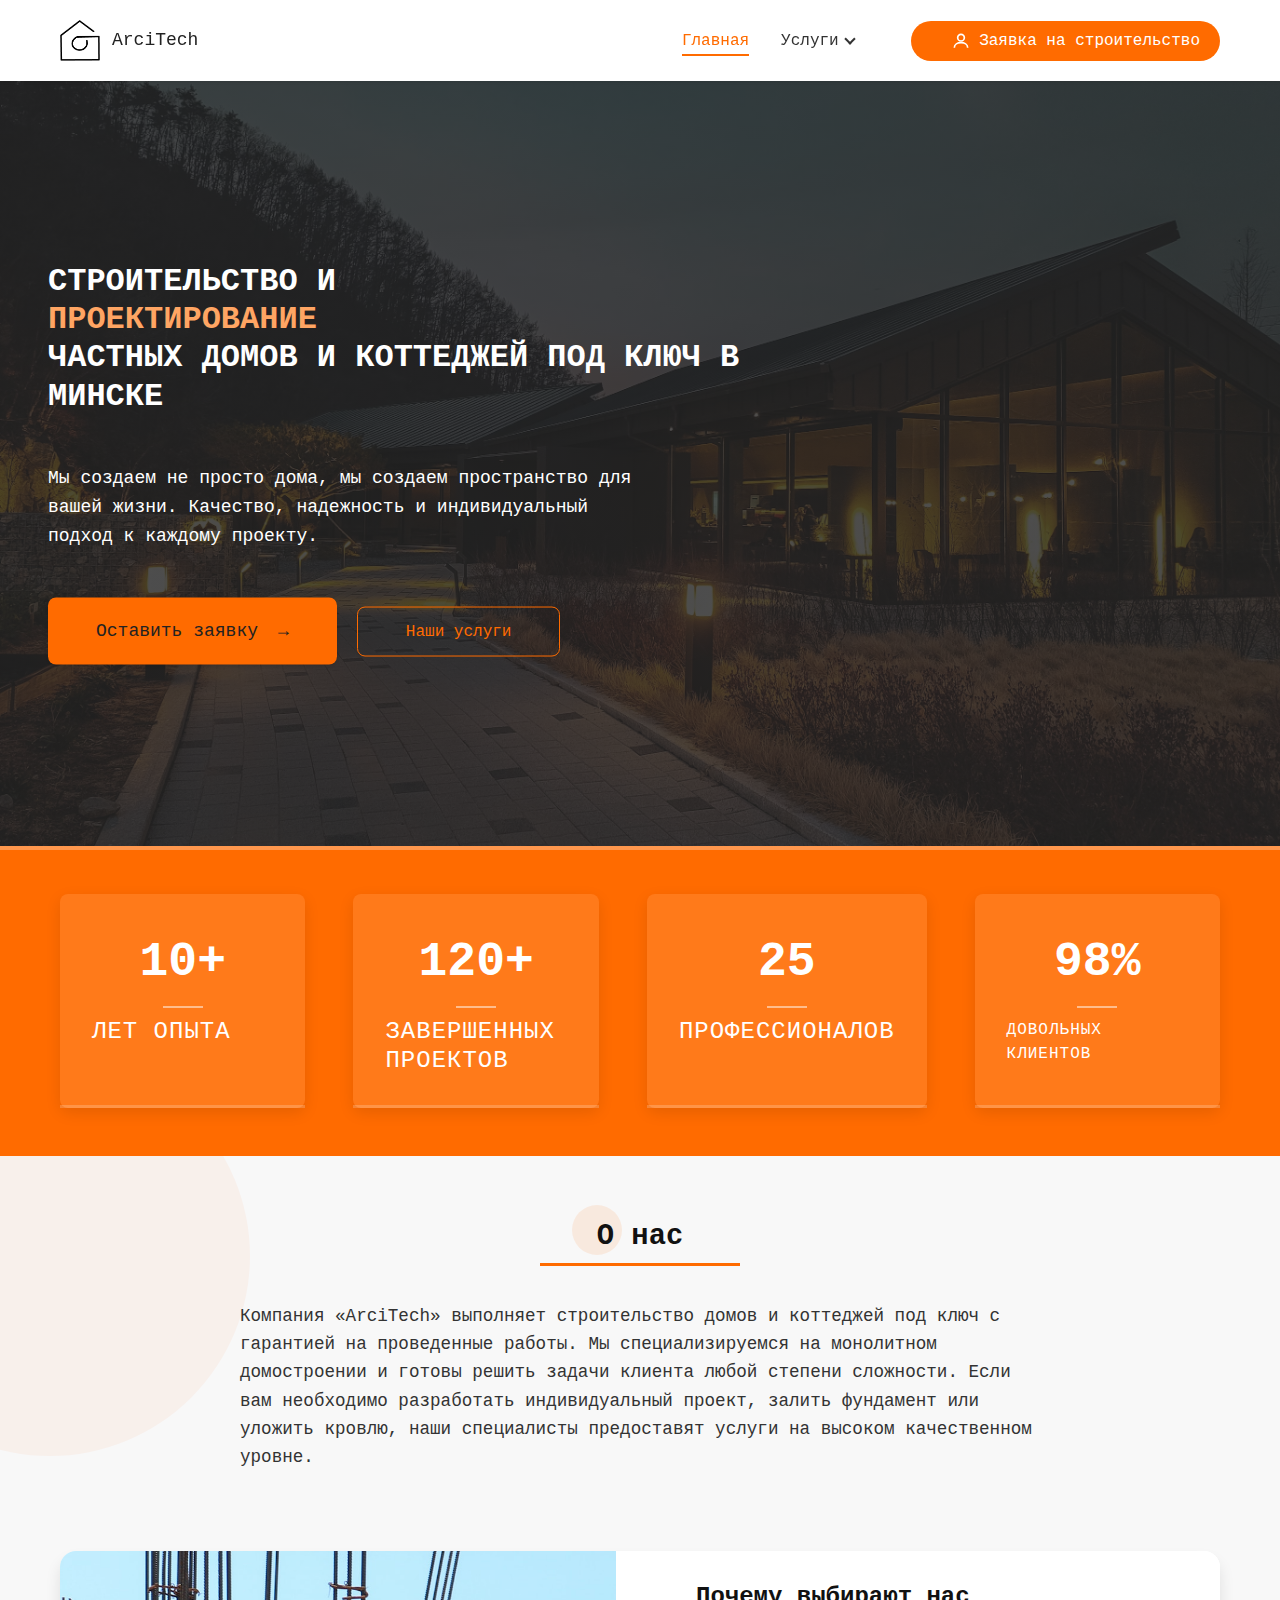
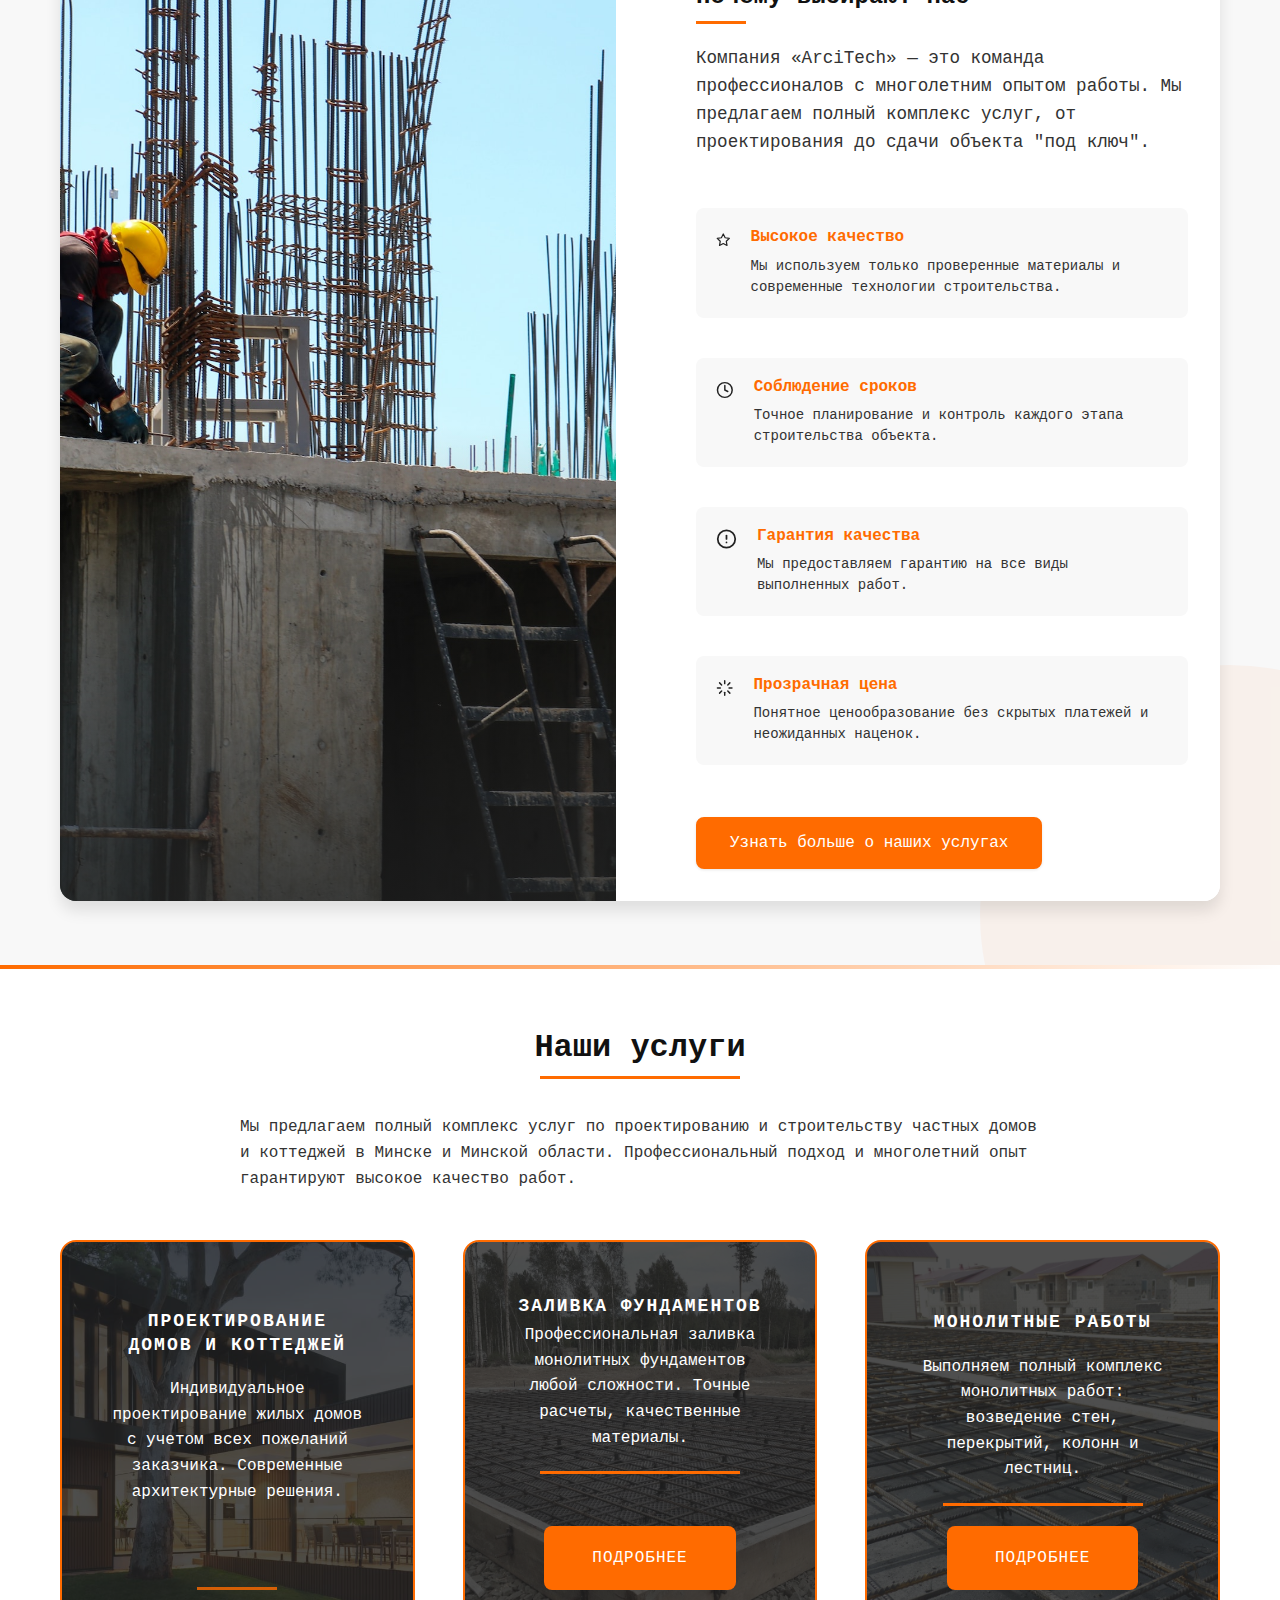
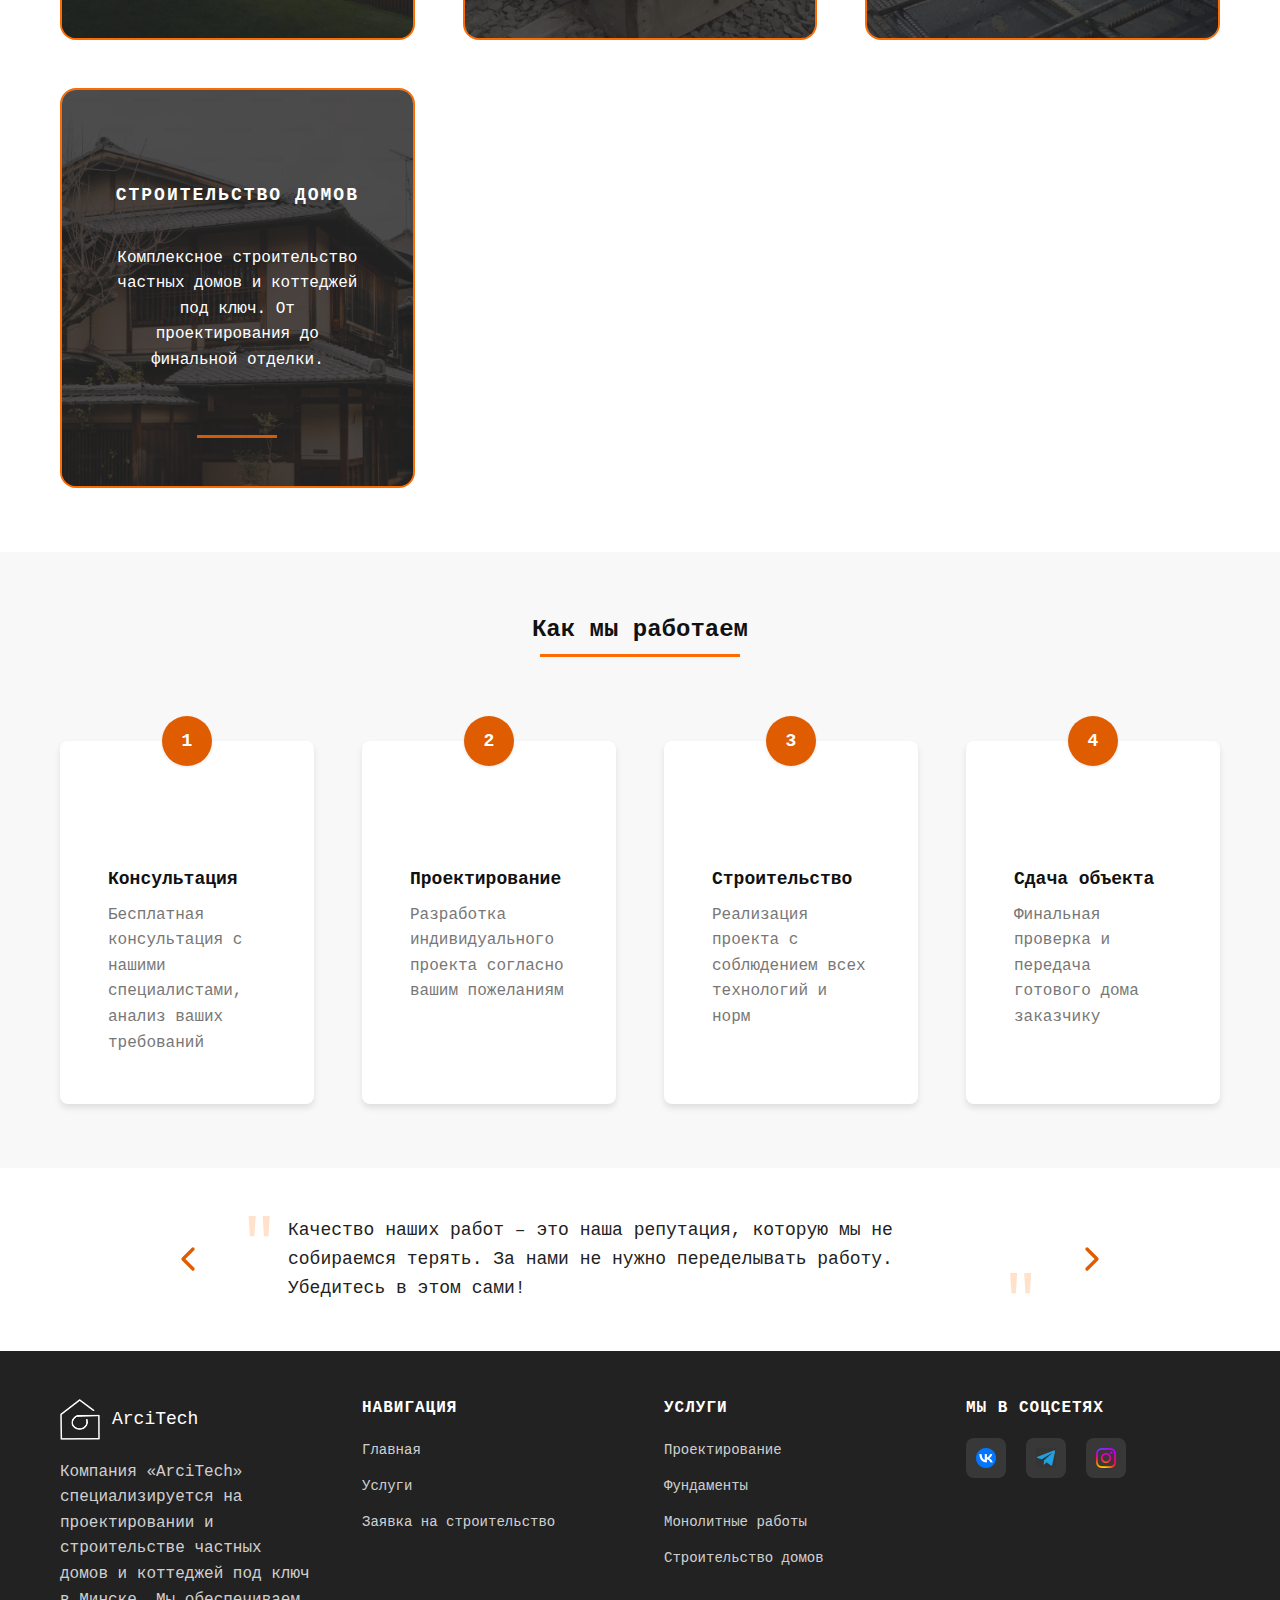
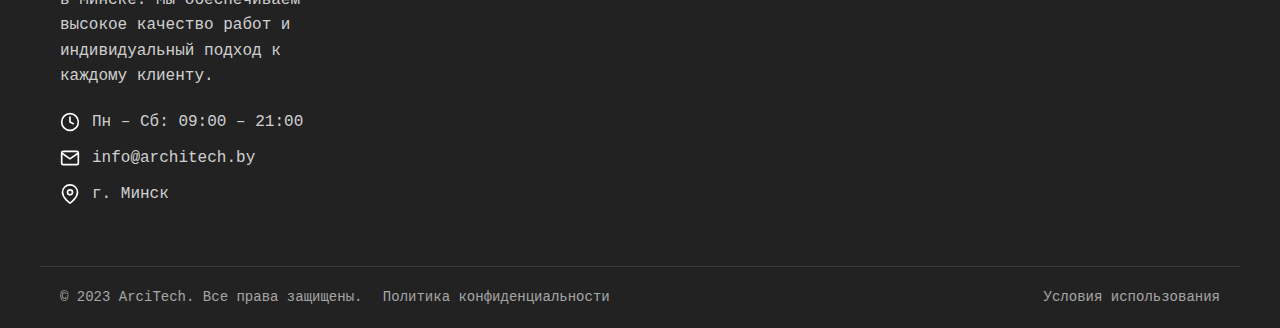
<file: ArciTech/index.html>
<!DOCTYPE html>
<html lang="ru">
	<head>
		<meta charset="UTF-8" />
		<meta name="viewport" content="width=device-width, initial-scale=1.0" />
		<title>ArciTech - Строительство домов и коттеджей</title>

		<link rel="stylesheet" href="assets/css/main.css" />
	</head>
	<body>
		<header>
			<div class="container">
				<div class="logo">
					<img
						src="assets/images/black-main-logo.png"
						width="40"
						height="40"
						alt="ArciTech logo"
					/>
					<span>ArciTech</span>
				</div>

				<nav aria-label="Основная навигация">
					<ul>
						<li><a href="index.html" aria-current="page">Главная</a></li>
						<li class="has-dropdown">
							<a href="#our-services">Услуги</a>
							<ul class="dropdown-menu">
								<li><a href="pages/monolith.html">Монолитные работы</a></li>
								<li><a href="pages/foundation.html">Фундаменты</a></li>
							</ul>
						</li>
						<li class="quote-button">
							<a href="pages/quote.html">
								<svg width="20" height="20" viewBox="0 0 24 24" fill="none" xmlns="http://www.w3.org/2000/svg" style="vertical-align:middle;margin-right:8px;"><circle cx="12" cy="8" r="4" stroke="currentColor" stroke-width="2"/><path d="M4 20c0-4 4-6 8-6s8 2 8 6" stroke="currentColor" stroke-width="2"/></svg>
								Заявка на строительство
							</a>
						</li>
					</ul>
				</nav>

				<button
					class="burger"
					aria-label="Открыть меню"
					aria-expanded="false"
					aria-controls="nav"
				>
					<span></span>
					<span></span>
					<span></span>
					<span></span>
				</button>
			</div>
		</header>

		<main>
			<section class="hero" aria-labelledby="hero-title">
				<div class="hero-content">
					<h1 id="hero-title">
						СТРОИТЕЛЬСТВО И <span>ПРОЕКТИРОВАНИЕ</span> ЧАСТНЫХ ДОМОВ И
						КОТТЕДЖЕЙ ПОД КЛЮЧ В МИНСКЕ
					</h1>
					<p>
						Мы создаем не просто дома, мы создаем пространство для вашей жизни.
						Качество, надежность и индивидуальный подход к каждому проекту.
					</p>
					<div class="hero-buttons">
						<a href="pages/quote.html" class="cta-button">
							<span>Оставить заявку</span>
							<span class="arrow">→</span>
						</a>
						<a href="#our-services" class="button--secondary">Наши услуги</a>
					</div>
				</div>
			</section>

			<section class="stats-section">
				<div class="container">
					<div class="stats-grid">
						<div class="stat-item">
							<div class="stat-number">10+</div>
							<div class="stat-label"><h2>Лет опыта</h2></div>
						</div>
						<div class="stat-item">
							<div class="stat-number">120+</div>
							<div class="stat-label"><h2>Завершенных проектов</h2></div>
						</div>
						<div class="stat-item">
							<div class="stat-number">25</div>
							<div class="stat-label"><h2>Профессионалов</h2></div>
						</div>
						<div class="stat-item">
							<div class="stat-number">98%</div>
							<div class="stat-label">Довольных клиентов</div>
						</div>
					</div>
				</div>
			</section>

			<section id="about" aria-labelledby="about-title">
				<div class="container">
					<h2 id="about-title">О компании</h2>
					<div id="about-content">
						<p>
							Компания «ArciTech» выполняет строительство домов и коттеджей под
							ключ с гарантией на проведенные работы. Мы специализируемся на
							монолитном домостроении и готовы решить задачи клиента любой
							степени сложности.
						</p>
					</div>

					<div class="about-grid">
						<div class="about-image">
							<img
								src="assets/images/builder-background-image.jpg"
								alt="Команда ArciTech на строительной площадке"
							/>
						</div>

						<div class="about-content">
							<h3>Почему выбирают нас</h3>
							<p>
								Компания «ArciTech» — это команда профессионалов с многолетним
								опытом работы. Мы предлагаем полный комплекс услуг, от
								проектирования до сдачи объекта "под ключ".
							</p>

							<div class="about-features">
								<div class="feature">
									<svg width="24" height="24" viewBox="0 0 24 24" fill="none" xmlns="http://www.w3.org/2000/svg">
										<path d="M12 2L15.09 8.26L22 9.27L17 14.14L18.18 21.02L12 17.77L5.82 21.02L7 14.14L2 9.27L8.91 8.26L12 2Z" stroke="currentColor" stroke-width="2" stroke-linecap="round" stroke-linejoin="round"/>
									</svg>
									<div class="feature-text">
										<h4>Высокое качество</h4>
										<p>
											Мы используем только проверенные материалы и современные
											технологии строительства.
										</p>
									</div>
								</div>

								<div class="feature">
									<svg width="24" height="24" viewBox="0 0 24 24" fill="none" xmlns="http://www.w3.org/2000/svg">
										<circle cx="12" cy="12" r="10" stroke="currentColor" stroke-width="2"/>
										<path d="M12 6V12L16 14" stroke="currentColor" stroke-width="2" stroke-linecap="round"/>
									</svg>
									<div class="feature-text">
										<h4>Соблюдение сроков</h4>
										<p>
											Точное планирование и контроль каждого этапа строительства
											объекта.
										</p>
									</div>
								</div>

								<div class="feature">
									<svg width="24" height="24" viewBox="0 0 24 24" fill="none" xmlns="http://www.w3.org/2000/svg">
										<path d="M12 22C17.5228 22 22 17.5228 22 12C22 6.47715 17.5228 2 12 2C6.47715 2 2 6.47715 2 12C2 17.5228 6.47715 22 12 22Z" stroke="currentColor" stroke-width="2" stroke-linecap="round" stroke-linejoin="round"/>
										<path d="M12 8V12" stroke="currentColor" stroke-width="2" stroke-linecap="round" stroke-linejoin="round"/>
										<path d="M12 16H12.01" stroke="currentColor" stroke-width="2" stroke-linecap="round" stroke-linejoin="round"/>
									</svg>
									<div class="feature-text">
										<h4>Гарантия качества</h4>
										<p>
											Мы предоставляем гарантию на все виды выполненных работ.
										</p>
									</div>
								</div>

								<div class="feature">
									<svg width="24" height="24" viewBox="0 0 24 24" fill="none" xmlns="http://www.w3.org/2000/svg">
										<path d="M12 2V6" stroke="currentColor" stroke-width="2" stroke-linecap="round" stroke-linejoin="round"/>
										<path d="M12 18V22" stroke="currentColor" stroke-width="2" stroke-linecap="round" stroke-linejoin="round"/>
										<path d="M4.93 4.93L7.76 7.76" stroke="currentColor" stroke-width="2" stroke-linecap="round" stroke-linejoin="round"/>
										<path d="M16.24 16.24L19.07 19.07" stroke="currentColor" stroke-width="2" stroke-linecap="round" stroke-linejoin="round"/>
										<path d="M2 12H6" stroke="currentColor" stroke-width="2" stroke-linecap="round" stroke-linejoin="round"/>
										<path d="M18 12H22" stroke="currentColor" stroke-width="2" stroke-linecap="round" stroke-linejoin="round"/>
										<path d="M4.93 19.07L7.76 16.24" stroke="currentColor" stroke-width="2" stroke-linecap="round" stroke-linejoin="round"/>
										<path d="M16.24 7.76L19.07 4.93" stroke="currentColor" stroke-width="2" stroke-linecap="round" stroke-linejoin="round"/>
									</svg>
									<div class="feature-text">
										<h4>Прозрачная цена</h4>
										<p>
											Понятное ценообразование без скрытых платежей и
											неожиданных наценок.
										</p>
									</div>
								</div>
							</div>

							<a href="#our-services" class="button"
								>Узнать больше о наших услугах</a
							>
						</div>
					</div>
				</div>
			</section>

			<section
				id="our-services"
				class="services"
				aria-labelledby="services-title"
			>
				<div class="services-text">
					<h2 id="services-title" class="section-title">Наши услуги</h2>
					<p class="section-desc">
						Мы предлагаем полный комплекс услуг по проектированию и
						строительству частных домов и коттеджей в Минске и Минской области.
						Профессиональный подход и многолетний опыт гарантируют высокое
						качество работ.
					</p>
				</div>

				<div class="services-grid">
					<div
						class="service-box"
						style="background-image: url('assets/images/photo1.jpg')"
					>
						<div class="service-content">
							<div class="top-section">
								<h3 class="service-title">Проектирование домов и коттеджей</h3>
							</div>
							<div class="middle-section">
								<p class="service-desc">
									Индивидуальное проектирование жилых домов с учетом всех
									пожеланий заказчика. Современные архитектурные решения.
								</p>
							</div>
							<div class="decorative-line"></div>
						</div>
					</div>
					<div
						class="service-box"
						style="background-image: url('assets/images/photo2.jpg')"
					>
						<div class="service-content">
							<div class="top-section">
								<h3 class="service-title">Заливка фундаментов</h3>
							</div>
							<div class="middle-section">
								<p class="service-desc">
									Профессиональная заливка монолитных фундаментов любой
									сложности. Точные расчеты, качественные материалы.
								</p>
							</div>
							<div class="decorative-line"></div>
							<div class="bottom-section">
								<a href="pages/foundation.html" class="service-link"
									>Подробнее</a
								>
							</div>
						</div>
					</div>
					<div
						class="service-box"
						style="background-image: url('assets/images/photo3.jpg')"
					>
						<div class="service-content">
							<div class="top-section">
								<h3 class="service-title">Монолитные работы</h3>
							</div>
							<div class="middle-section">
								<p class="service-desc">
									Выполняем полный комплекс монолитных работ: возведение стен,
									перекрытий, колонн и лестниц.
								</p>
							</div>
							<div class="decorative-line"></div>
							<div class="bottom-section">
								<a href="pages/monolith.html" class="service-link">Подробнее</a>
							</div>
						</div>
					</div>
					<div
						class="service-box"
						style="background-image: url('assets/images/photo4.avif')"
					>
						<div class="service-content">
							<div class="top-section">
								<h3 class="service-title">Строительство домов</h3>
							</div>
							<div class="middle-section">
								<p class="service-desc">
									Комплексное строительство частных домов и коттеджей под ключ.
									От проектирования до финальной отделки.
								</p>
							</div>
							<div class="decorative-line"></div>
							<div class="bottom-section"></div>
						</div>
					</div>
				</div>
			</section>

			<section class="process-section">
				<div class="container">
					<h2 class="section-title">Как мы работаем</h2>

					<div class="process-steps">
						<div class="step">
							<div class="step-number">1</div>
							<div class="step-icon">
								<img src="assets/images/zametka.png" alt="Консультация" />
							</div>
							<h3 class="step-title">Консультация</h3>
							<p class="step-desc">
								Бесплатная консультация с нашими специалистами, анализ ваших
								требований
							</p>
						</div>

						<div class="step">
							<div class="step-number">2</div>
							<div class="step-icon">
								<img src="assets/images/zametka.png" alt="Проектирование" />
							</div>
							<h3 class="step-title">Проектирование</h3>
							<p class="step-desc">
								Разработка индивидуального проекта согласно вашим пожеланиям
							</p>
						</div>

						<div class="step">
							<div class="step-number">3</div>
							<div class="step-icon">
								<img src="assets/images/zametka.png" alt="Строительство" />
							</div>
							<h3 class="step-title">Строительство</h3>
							<p class="step-desc">
								Реализация проекта с соблюдением всех технологий и норм
							</p>
						</div>

						<div class="step">
							<div class="step-number">4</div>
							<div class="step-icon">
								<img src="assets/images/zametka.png" alt="Сдача объекта" />
							</div>
							<h3 class="step-title">Сдача объекта</h3>
							<p class="step-desc">
								Финальная проверка и передача готового дома заказчику
							</p>
						</div>
					</div>
				</div>
			</section>

			<section class="quote-slider" aria-label="Цитаты">
				<button class="chevron left" aria-label="Предыдущая цитата">
					<svg
						width="24"
						height="24"
						viewBox="0 0 24 24"
						fill="none"
						xmlns="http://www.w3.org/2000/svg"
					>
						<path
							d="M15 18L9 12L15 6"
							stroke="currentColor"
							stroke-width="2"
							stroke-linecap="round"
							stroke-linejoin="round"
						/>
					</svg>
				</button>

				<div class="quote-text">
					<p>
						Качество наших работ – это наша репутация, которую мы не собираемся
						терять. За нами не нужно переделывать работу. Убедитесь в этом сами!
					</p>
				</div>

				<button class="chevron right" aria-label="Следующая цитата">
					<svg
						width="24"
						height="24"
						viewBox="0 0 24 24"
						fill="none"
						xmlns="http://www.w3.org/2000/svg"
					>
						<path
							d="M9 6L15 12L9 18"
							stroke="currentColor"
							stroke-width="2"
							stroke-linecap="round"
							stroke-linejoin="round"
						/>
					</svg>
				</button>
			</section>
		</main>

		<footer>
			<div class="footer-content">
				<div class="footer-about">
					<div class="footer-brand">
						<img
							src="assets/images/white-main-logo.png"
							width="40"
							height="40"
							class="footer-logo"
							alt="ArciTech logo"
						/>
						<span class="footer-name">ArciTech</span>
					</div>

					<p>
						Компания «ArciTech» специализируется на проектировании и
						строительстве частных домов и коттеджей под ключ в Минске. Мы
						обеспечиваем высокое качество работ и индивидуальный подход к
						каждому клиенту.
					</p>

					<ul class="footer-info">
						<li>
							<svg
								width="20"
								height="20"
								viewBox="0 0 24 24"
								fill="none"
								xmlns="http://www.w3.org/2000/svg"
							>
								<circle
									cx="12"
									cy="12"
									r="10"
									stroke="white"
									stroke-width="2"
								/>
								<path
									d="M12 6V12L16 14"
									stroke="white"
									stroke-width="2"
									stroke-linecap="round"
								/>
							</svg>
							<span>Пн – Сб: 09:00 – 21:00</span>
						</li>
						<li>
							<svg
								width="20"
								height="20"
								viewBox="0 0 24 24"
								fill="none"
								xmlns="http://www.w3.org/2000/svg"
							>
								<path
									d="M4 4H20C21.1 4 22 4.9 22 6V18C22 19.1 21.1 20 20 20H4C2.9 20 2 19.1 2 18V6C2 4.9 2.9 4 4 4Z"
									stroke="white"
									stroke-width="2"
								/>
								<path d="M22 6L12 13L2 6" stroke="white" stroke-width="2" />
							</svg>
							<a href="mailto:info@architech.by">info@architech.by</a>
						</li>
						<li>
							<svg
								width="20"
								height="20"
								viewBox="0 0 24 24"
								fill="none"
								xmlns="http://www.w3.org/2000/svg"
							>
								<path
									d="M21 10C21 17 12 23 12 23C12 23 3 17 3 10C3 7.61305 3.94821 5.32387 5.63604 3.63604C7.32387 1.94821 9.61305 1 12 1C14.3869 1 16.6761 1.94821 18.364 3.63604C20.0518 5.32387 21 7.61305 21 10Z"
									stroke="white"
									stroke-width="2"
								/>
								<circle cx="12" cy="10" r="3" stroke="white" stroke-width="2" />
							</svg>
							<span>г. Минск</span>
						</li>
					</ul>
				</div>

				<div class="footer-nav">
					<h4>Навигация</h4>
					<ul>
						<li><a href="index.html">Главная</a></li>
						<li><a href="#our-services">Услуги</a></li>
						<li><a href="pages/quote.html">Заявка на строительство</a></li>
					</ul>
				</div>

				<div class="footer-services">
					<h4>Услуги</h4>
					<ul>
						<li><a href="#">Проектирование</a></li>
						<li><a href="pages/foundation.html">Фундаменты</a></li>
						<li><a href="pages/monolith.html">Монолитные работы</a></li>
						<li><a href="#">Строительство домов</a></li>
					</ul>
				</div>

				<div class="footer-social">
					<h4>Мы в соцсетях</h4>
					<div class="social-links">
						<a href="#" aria-label="Мы ВКонтакте">
							<img src="assets/images/logo-vk.png" alt="ВКонтакте" />
						</a>
						<a href="#" aria-label="Мы в Telegram">
							<img src="assets/images/logo-telegram.png" alt="Telegram" />
						</a>
						<a href="#" aria-label="Мы в Instagram">
							<img src="assets/images/logo-instagram.png" alt="Instagram" />
						</a>
					</div>
				</div>
			</div>

			<div class="footer-bottom">
				<div class="copyright">
					&copy; 2023 ArciTech. Все права защищены.
					<a href="#">Политика конфиденциальности</a>
				</div>

				<div class="footer-links">
					<a href="#">Условия использования</a>
				</div>
			</div>
		</footer>

		<script src="assets/js/main.js"></script>
		<script src="assets/js/content-loader.js"></script>
	</body>
</html>
</file>
<file: ArciTech/assets/css/main.css>
@charset "UTF-8";

@font-face {
	font-family: 'Geist Mono';
	src: url('../fonts/geist-mono.woff2') format('woff2');
	font-weight: 400;
	font-style: normal;
	font-display: swap;
}
@font-face {
	font-family: 'Geist Mono';
	src: url('../fonts/geist-mono.woff2') format('woff2');
	font-weight: 500;
	font-style: normal;
	font-display: swap;
}
@font-face {
	font-family: 'Geist Mono';
	src: url('../fonts/geist-mono.woff2') format('woff2');
	font-weight: 600;
	font-style: normal;
	font-display: swap;
}

.font-primary {
	font-family: 'Geist Mono', monospace;
}

.font-secondary {
	font-family: 'Arial', sans-serif;
}

* {
	margin: 0;
	padding: 0;
	box-sizing: border-box;
}

html {
	scroll-behavior: smooth;
}

body {
	font-family: 'Geist Mono', monospace;
	font-size: 16px;
	line-height: 1.5;
	color: #222222;
	background-color: #ffffff;
	overflow-x: hidden;
	min-height: 100vh;
	-webkit-font-smoothing: antialiased;
	-moz-osx-font-smoothing: grayscale;
}

p,
li,
span,
div,
section,
article,
main {
	text-align: left;
}

img,
picture,
svg {
	max-width: 100%;
	display: block;
}

input,
button,
textarea,
select {
	font: inherit;
}

a {
	text-decoration: none;
	color: inherit;
}

ul,
ol {
	list-style: none;
}

h1,
h2,
h3,
h4,
h5,
h6 {
	font-weight: normal;
	line-height: 1.2;
}

.visually-hidden {
	position: absolute !important;
	width: 1px !important;
	height: 1px !important;
	padding: 0 !important;
	margin: -1px !important;
	overflow: hidden !important;
	clip: rect(0, 0, 0, 0) !important;
	white-space: nowrap !important;
	border: 0 !important;
}

@media (prefers-reduced-motion: reduce) {
	* {
		animation-duration: 0.01ms !important;
		animation-iteration-count: 1 !important;
		transition-duration: 0.01ms !important;
		scroll-behavior: auto !important;
	}
}

p,
li,
span,
div,
section,
article,
main,
td,
th,
blockquote,
figcaption {
	text-align: left;
	-webkit-hyphens: none;
	hyphens: none;
}

.logo span,
.nav a,
h1,
h2,
h3,
h4,
h5,
h6,
.button,
form button[type='submit'],
.cta-button,
.footer-brand,
.footer-social,
.copyright,
.footer-links,
.social-links,
header nav,
.dropdown-menu a {
	text-align: left;
}


.section-title,
.text-center,
.services-text h2,
.process-section h2,
.quote-slider {
	text-align: center !important;
}


.text-right {
	text-align: right !important;
}


.text-bold {
	font-weight: 600;
}

.text-medium {
	font-weight: 500;
}

.text-normal {
	font-weight: 400;
}

header {
	position: sticky;
	top: 0;
	width: 100%;
	z-index: 200;
	background-color: #ffffff;
	box-shadow: 0 1px 3px rgba(0, 0, 0, 0.1);
	padding: 20px 0;
	transition: all 0.3s ease;
}
header.scrolled {
	padding: 12px 0;
	box-shadow: 0 4px 6px rgba(0, 0, 0, 0.1);
}
header .container {
	width: 100%;
	max-width: 1200px;
	margin-left: auto;
	margin-right: auto;
	padding-left: 20px;
	padding-right: 20px;
	display: flex;
	flex-direction: row;
	justify-content: space-between;
	align-items: center;
	flex-wrap: nowrap;
}
header .logo {
	display: flex;
	flex-direction: row;
	justify-content: flex-start;
	align-items: center;
	flex-wrap: nowrap;
	gap: 12px;
}
header .logo img {
	width: 40px;
	height: auto;
	transition: transform 0.3s ease;
}
header .logo span {
	font-size: 18px;
	font-weight: 500;
	color: #222222;
	transition: color 0.3s ease;
}
header .logo:hover img {
	transform: rotate(5deg) scale(1.05);
}
header .logo:hover span {
	color: #ff6b00;
}
header nav ul {
	display: flex;
	flex-direction: row;
	justify-content: flex-end;
	align-items: center;
	flex-wrap: nowrap;
	gap: 32px;
}
header nav a {
	position: relative;
	color: #333333;
	font-weight: 400;
	padding: 4px 0;
	transition: all 0.3s ease ease;
	text-align: justify;
}
header nav a:after {
	content: '';
	position: absolute;
	bottom: -2px;
	left: 0;
	width: 0;
	height: 2px;
	background-color: #ff6b00;
	transition: all 0.3s ease ease;
}
header nav a:hover,
header nav a.active,
header nav a[aria-current='page'] {
	color: #ff6b00;
}
header nav a:hover:after,
header nav a.active:after,
header nav a[aria-current='page']:after {
	width: 100%;
}
header nav a.phone {
	font-weight: 500;
	color: #e05c00;
}
header nav a.phone:hover {
	color: #ff6b00;
}
header nav a.phone:after {
	background-color: #ff6b00;
}
header nav .has-dropdown {
	position: relative;
}
header nav .has-dropdown > a {
	position: relative;
	padding-right: 20px;
}
header nav .has-dropdown > a:after {
	content: '';
	position: absolute;
	bottom: -2px;
	left: 0;
	width: 0;
	height: 2px;
	background-color: #ff6b00;
	transition: all 0.3s ease ease;
}
header nav .has-dropdown > a:before {
	content: '';
	position: absolute;
	right: 5px;
	top: 50%;
	width: 6px;
	height: 6px;
	border-right: 2px solid #333333;
	border-bottom: 2px solid #333333;
	transform: translateY(-75%) rotate(45deg);
	transition: transform 0.3s ease, border-color 0.3s ease;
}
header nav .has-dropdown > a:hover:before {
	border-color: #ff6b00;
}
header nav .dropdown-menu {
	position: absolute;
	top: 120%;
	left: 50%;
	transform: translateX(-50%);
	min-width: 250px;
	background-color: #ffffff;
	border-radius: 8px;
	box-shadow: 0 4px 6px rgba(0, 0, 0, 0.1);
	padding: 20px;
	margin-top: 0;
	z-index: 100;
	display: none;
}
header nav .dropdown-menu:before {
	content: '';
	position: absolute;
	top: -10px;
	left: 50%;
	transform: translateX(-50%);
	width: 0;
	height: 0;
	border-left: 10px solid transparent;
	border-right: 10px solid transparent;
	border-bottom: 10px solid #ffffff;
}
header nav .dropdown-menu li {
	margin-bottom: 20px;
	display: block;
	width: 100%;
}
header nav .dropdown-menu li:last-child {
	margin-bottom: 0;
}
header nav .dropdown-menu a {
	display: block;
	padding: 12px;
	color: #333333;
	font-size: 16px;
	width: 100%;
	text-align: center;
	white-space: nowrap;
	border-radius: 4px;
}
header nav .dropdown-menu a:hover {
	background-color: rgba(255, 107, 0, 0.1);
	color: #ff6b00;
}
header nav .dropdown-menu a:hover:after {
	width: 0;
}
header nav .has-dropdown:hover .dropdown-menu {
	display: block;
}
@media screen and (max-width: 992px) {
	header nav .has-dropdown:hover .dropdown-menu {
		display: none;
	}
	header nav .dropdown-menu {
		display: none !important;
	}
}
header nav .quote-button {
	margin-left: 20px;
}
header nav .quote-button a {
	display: inline-flex;
	align-items: center;
	justify-content: center;
	background-color: #ff6b00;
	color: #ffffff !important;
	padding: 8px 20px;
	border-radius: 999px;
	font-weight: 500;
	text-align: center;
}
header nav .quote-button a:before {
	content: '\f007';
	font-family: 'Font Awesome 6 Free';
	margin-right: 8px;
	font-size: 16px;
}
header nav .quote-button a:hover {
	background-color: #cc5600;
	color: #ffffff !important;
}
header nav .quote-button a:hover:after {
	width: 0 !important;
}
header nav .quote-button a[aria-current='page'] {
	background-color: #b34b00;
}
header nav .quote-button a[aria-current='page']:after {
	width: 0 !important;
}
header .burger {
	display: none;
	background: none;
	border: none;
	cursor: pointer;
	padding: 20px;
	margin-right: 0;
	transition: all 0.2s ease;
	position: relative;
	width: 40px;
	height: 40px;
	z-index: 100;
}
header .burger span {
	display: block;
	position: absolute;
	height: 2px;
	width: 24px;
	background: #222222;
	opacity: 1;
	left: 8px;
	transform: rotate(0deg);
	transition: 0.3s ease;
}
header .burger span:nth-child(1) {
	top: 12px;
}
header .burger span:nth-child(2),
header .burger span:nth-child(3) {
	top: 19px;
}
header .burger span:nth-child(4) {
	top: 26px;
}
header .burger.active span:nth-child(1) {
	top: 19px;
	width: 0%;
	left: 50%;
}
header .burger.active span:nth-child(2) {
	transform: rotate(45deg);
}
header .burger.active span:nth-child(3) {
	transform: rotate(-45deg);
}
header .burger.active span:nth-child(4) {
	top: 19px;
	width: 0%;
	left: 50%;
}
header .burger:hover span {
	background: #ff6b00;
}
@media screen and (max-width: 992px) {
	header .burger {
		display: block;
	}
}
@media screen and (max-width: 992px) {
	header nav {
		position: fixed;
		top: 0;
		right: 0;
		bottom: 0;
		left: auto;
		width: 280px;
		background: #ffffff;
		padding: 40px 24px;
		box-shadow: 0 10px 15px rgba(0, 0, 0, 0.1);
		z-index: 99;
		height: 100vh;
		overflow-y: auto;
		opacity: 0;
		visibility: hidden;
		transform: translateX(100%);
		pointer-events: none;
		transition: all 0.3s ease;
	}
	header nav.open {
		opacity: 1;
		visibility: visible;
		transform: translateX(0);
		pointer-events: auto;
	}
	header nav ul {
		flex-direction: column;
		justify-content: flex-start;
		align-items: flex-start;
		gap: 20px;
		margin-top: 80px;
		width: 100%;
	}
	header nav li {
		width: 100%;
		border-bottom: 1px solid rgba(34, 34, 34, 0.08);
		padding: 8px 0;
	}
	header nav li:last-child {
		border-bottom: none;
	}
	header nav li.mobile-only {
		padding-left: 20px;
		font-size: 14px;
	}
	header nav li.mobile-only a {
		font-size: 14px;
		color: rgba(34, 34, 34, 0.8);
	}
	header nav a {
		color: #222222;
		font-size: 18px;
		text-align: left;
		width: 100%;
		display: block;
	}
	header nav a:hover,
	header nav a.active,
	header nav a[aria-current='page'] {
		color: #ff6b00;
	}
	header nav .has-dropdown {
		width: 100%;
	}
	header nav .has-dropdown > a:before {
		display: none;
	}
	header nav .dropdown-menu {
		display: none !important;
	}
	header nav .quote-button {
		margin-left: 0;
		margin-top: 20px;
		width: 100%;
	}
	header nav .quote-button a {
		display: flex;
		background-color: #ff6b00;
		border: none;
		padding: 8px 20px;
		border-radius: 999px;
		justify-content: center;
		align-items: center;
		width: 100%;
		color: #ffffff !important;
	}
	header nav .quote-button a:hover {
		background-color: #cc5600;
	}
}
header .header-cta {
	display: none;
}
@media screen and (max-width: 1200px) {
	header .header-cta {
		display: block;
		margin-left: 20px;
	}
}
header .mobile-only {
	display: none;
}
@media screen and (max-width: 992px) {
	header .mobile-only {
		display: block;
	}
}
header .desktop-only {
	display: block;
}
@media screen and (max-width: 992px) {
	header .desktop-only {
		display: none;
	}
}

footer {
	background-color: #222222;
	color: #ffffff;
	padding: 48px 0 20px;
}
footer .footer-content {
	width: 100%;
	max-width: 1200px;
	margin-left: auto;
	margin-right: auto;
	padding-left: 20px;
	padding-right: 20px;
	display: grid;
	grid-template-columns: repeat(4, 1fr);
	gap: 48px;
	margin-bottom: 48px;
}
@media screen and (max-width: 1200px) {
	footer .footer-content {
		grid-template-columns: repeat(2, 1fr);
		gap: 32px;
	}
}
@media screen and (max-width: 768px) {
	footer .footer-content {
		grid-template-columns: 1fr;
		gap: 48px;
	}
}
footer .footer-about {
	grid-column: span 1;
}
@media screen and (max-width: 1200px) {
	footer .footer-about {
		grid-column: span 2;
	}
}
@media screen and (max-width: 768px) {
	footer .footer-about {
		grid-column: span 1;
	}
}
footer .footer-about .footer-brand {
	display: flex;
	flex-direction: row;
	justify-content: flex-start;
	align-items: center;
	flex-wrap: nowrap;
	gap: 12px;
	margin-bottom: 20px;
}
footer .footer-about .footer-brand .footer-logo {
	width: 40px;
	height: auto;
}
footer .footer-about .footer-brand .footer-name {
	font-size: 18px;
	font-weight: 500;
}
footer .footer-about p {
	margin-bottom: 20px;
	color: rgba(255, 255, 255, 0.8);
	line-height: 1.6;
}
footer .footer-about .footer-info li {
	display: flex;
	flex-direction: row;
	justify-content: flex-start;
	align-items: center;
	flex-wrap: nowrap;
	gap: 12px;
	margin-bottom: 12px;
	color: rgba(255, 255, 255, 0.8);
}
footer .footer-about .footer-info li svg {
	min-width: 20px;
	height: 20px;
	color: #ff6b00;
}
footer .footer-about .footer-info li a {
	color: rgba(255, 255, 255, 0.8);
	transition: all 0.3s ease ease;
}
footer .footer-about .footer-info li a:hover {
	color: #ff6b00;
}
footer .footer-nav h4,
footer .footer-services h4 {
	font-size: 16px;
	font-weight: 600;
	margin-bottom: 20px;
	text-transform: uppercase;
	letter-spacing: 1px;
	color: #ffffff;
}
footer .footer-nav ul li,
footer .footer-services ul li {
	margin-bottom: 12px;
}
footer .footer-nav ul li a,
footer .footer-services ul li a {
	color: rgba(255, 255, 255, 0.8);
	font-size: 14px;
	transition: all 0.3s ease ease;
	display: inline-block;
}
footer .footer-nav ul li a:hover,
footer .footer-services ul li a:hover {
	color: #ff6b00;
	padding-left: 8px;
}
footer .footer-social h4 {
	font-size: 16px;
	font-weight: 600;
	margin-bottom: 20px;
	text-transform: uppercase;
	letter-spacing: 1px;
	color: #ffffff;
}
footer .footer-social .social-links {
	display: flex;
	flex-direction: row;
	justify-content: flex-start;
	align-items: center;
	flex-wrap: nowrap;
	gap: 20px;
	flex-wrap: wrap;
	margin-bottom: 32px;
}
footer .footer-social .social-links a {
	display: block;
	width: 40px;
	height: 40px;
	background-color: rgba(255, 255, 255, 0.1);
	border-radius: 8px;
	transition: all 0.3s ease ease;
	display: flex;
	flex-direction: row;
	justify-content: center;
	align-items: center;
	flex-wrap: nowrap;
}
footer .footer-social .social-links a svg,
footer .footer-social .social-links a img {
	width: 20px;
	height: 20px;
}
footer .footer-social .social-links a:hover {
	transform: translateY(-3px);
}
footer .footer-bottom {
	width: 100%;
	max-width: 1200px;
	margin-left: auto;
	margin-right: auto;
	padding-left: 20px;
	padding-right: 20px;
	padding-top: 20px;
	border-top: 1px solid rgba(255, 255, 255, 0.1);
	display: flex;
	flex-direction: row;
	justify-content: space-between;
	align-items: center;
	flex-wrap: nowrap;
	font-size: 14px;
}
@media screen and (max-width: 768px) {
	footer .footer-bottom {
		flex-direction: column;
		gap: 20px;
		text-align: center;
	}
}
footer .footer-bottom .copyright {
	color: rgba(255, 255, 255, 0.6);
}
footer .footer-bottom .copyright a {
	color: rgba(255, 255, 255, 0.6);
	margin-left: 12px;
	transition: all 0.3s ease ease;
}
footer .footer-bottom .copyright a:hover {
	color: #ff6b00;
}
footer .footer-bottom .footer-links a {
	color: rgba(255, 255, 255, 0.6);
	transition: all 0.3s ease ease;
}
footer .footer-bottom .footer-links a:hover {
	color: #ff6b00;
}
footer .footer-bottom .footer-links a:not(:last-child) {
	margin-right: 20px;
}

.button--tertiary,
.button--secondary,
.button,
form button[type='submit'],
.cta-button {
	display: inline-block;
	font-family: 'Geist Mono', monospace;
	font-weight: 500;
	border: none;
	cursor: pointer;
	text-align: center;
	text-decoration: none;
	transition: all 0.3s ease ease;
}
.button--tertiary:disabled,
.button--secondary:disabled,
.button:disabled,
form button[type='submit']:disabled,
.cta-button:disabled {
	opacity: 0.6;
	cursor: not-allowed;
}

.button,
form button[type='submit'],
.cta-button {
	background-color: #ff6b00;
	color: #222222;
	padding: 12px 48px;
	border-radius: 8px;
	font-size: 16px;
	box-shadow: 0 1px 3px rgba(0, 0, 0, 0.1);
	position: relative;
	overflow: hidden;
	z-index: 1;
}
@media screen and (max-width: 768px) {
	.button,
	form button[type='submit'],
	.cta-button {
		padding: 8px 32px;
		font-size: 14px;
	}
}
.button::after,
form button[type='submit']::after,
.cta-button::after {
	content: '';
	position: absolute;
	top: 0;
	left: 0;
	width: 100%;
	height: 100%;
	background-color: #e05c00;
	z-index: -1;
	transform: scaleX(0);
	transform-origin: right;
	transition: transform 0.4s cubic-bezier(0.7, 0, 0.3, 1);
}
.button:hover,
form button[type='submit']:hover,
.cta-button:hover {
	transform: translateY(-2px);
	box-shadow: 0 4px 6px rgba(0, 0, 0, 0.1);
}
.button:hover::after,
form button[type='submit']:hover::after,
.cta-button:hover::after {
	transform: scaleX(1);
	transform-origin: left;
}
.button:active,
form button[type='submit']:active,
.cta-button:active {
	transform: translateY(0);
	box-shadow: 0 1px 3px rgba(0, 0, 0, 0.1);
}

.cta-button {
	display: flex;
	flex-direction: row;
	justify-content: center;
	align-items: center;
	flex-wrap: nowrap;
	gap: 20px;
	padding: 20px 48px;
	font-size: 18px;
}
@media screen and (max-width: 768px) {
	.cta-button {
		padding: 12px 32px;
		font-size: 16px;
		gap: 12px;
	}
}
.cta-button .arrow {
	display: inline-block;
	transition: transform 0.3s ease;
}
.cta-button:hover .arrow {
	transform: translateX(5px);
}

.button--secondary {
	background-color: transparent;
	color: #ff6b00;
	border: 1px solid #ff6b00;
	padding: 12px 48px;
	border-radius: 8px;
	position: relative;
	overflow: hidden;
	z-index: 1;
}
@media screen and (max-width: 768px) {
	.button--secondary {
		padding: 8px 32px;
		font-size: 14px;
	}
}
.button--secondary::after {
	content: '';
	position: absolute;
	top: 0;
	left: 0;
	width: 100%;
	height: 100%;
	background-color: rgba(255, 107, 0, 0.1);
	z-index: -1;
	transform: scaleY(0);
	transform-origin: bottom;
	transition: transform 0.4s cubic-bezier(0.7, 0, 0.3, 1);
}
.button--secondary:hover {
	color: #e05c00;
	transform: translateY(-2px);
}
.button--secondary:hover::after {
	transform: scaleY(1);
	transform-origin: top;
}
.button--secondary:active {
	transform: translateY(0);
}

.button--tertiary {
	background-color: transparent;
	color: #333333;
	padding: 12px 20px;
	text-decoration: none;
	position: relative;
}
@media screen and (max-width: 768px) {
	.button--tertiary {
		padding: 8px 12px;
		font-size: 14px;
	}
}
.button--tertiary::after {
	content: '';
	position: absolute;
	width: 0;
	height: 2px;
	bottom: 0;
	left: 0;
	background-color: #ff6b00;
	transition: all 0.3s ease ease;
}
.button--tertiary:hover {
	color: #ff6b00;
}
.button--tertiary:hover::after {
	width: 100%;
}

.button--small {
	padding: 8px 20px;
	font-size: 14px;
}
@media screen and (max-width: 768px) {
	.button--small {
		padding: 4px 12px;
		font-size: 14px;
	}
}

.button--large {
	padding: 20px 48px;
	font-size: 18px;
}
@media screen and (max-width: 768px) {
	.button--large {
		padding: 12px 32px;
		font-size: 16px;
	}
}

.button--icon {
	display: flex;
	flex-direction: row;
	justify-content: center;
	align-items: center;
	flex-wrap: nowrap;
	gap: 8px;
}
.button--icon svg,
.button--icon img {
	width: 16px;
	height: 16px;
}

.button--full {
	width: 100%;
	display: block;
}

form button[type='submit'] {
	width: 100%;
	margin-top: 20px;
	background-color: #ff6b00;
	color: #222222;
}
form button[type='submit']:hover {
	background-color: #e05c00;
}

.floating-cta {
	position: fixed;
	right: 32px;
	bottom: 32px;
	z-index: 300;
}
@media screen and (max-width: 768px) {
	.floating-cta {
		right: 20px;
		bottom: 20px;
	}
}
.floating-cta .button,
.floating-cta form button[type='submit'],
form .floating-cta button[type='submit'] {
	display: flex;
	align-items: center;
	justify-content: center;
	width: 60px;
	height: 60px;
	border-radius: 50%;
	background-color: #ff6b00;
	box-shadow: 0 10px 15px rgba(0, 0, 0, 0.1);
	transition: all 0.3s ease ease;
}
@media screen and (max-width: 768px) {
	.floating-cta .button,
	.floating-cta form button[type='submit'],
	form .floating-cta button[type='submit'] {
		width: 50px;
		height: 50px;
	}
}
.floating-cta .button svg,
.floating-cta form button[type='submit'] svg,
form .floating-cta button[type='submit'] svg,
.floating-cta .button img,
.floating-cta form button[type='submit'] img,
form .floating-cta button[type='submit'] img {
	width: 24px;
	height: 24px;
}
@media screen and (max-width: 768px) {
	.floating-cta .button svg,
	.floating-cta form button[type='submit'] svg,
	form .floating-cta button[type='submit'] svg,
	.floating-cta .button img,
	.floating-cta form button[type='submit'] img,
	form .floating-cta button[type='submit'] img {
		width: 20px;
		height: 20px;
	}
}
.floating-cta .button:hover,
.floating-cta form button[type='submit']:hover,
form .floating-cta button[type='submit']:hover {
	transform: translateY(-5px) scale(1.05);
}

.form-container {
	width: 100%;
	max-width: 1200px;
	margin-left: auto;
	margin-right: auto;
	padding-left: 20px;
	padding-right: 20px;
	display: flex;
	flex-direction: row;
	justify-content: space-between;
	align-items: stretch;
	flex-wrap: nowrap;
	gap: 48px;
	margin: 48px auto;
	background-color: #ffffff;
	border-radius: 16px;
	overflow: hidden;
	box-shadow: 0 10px 15px rgba(0, 0, 0, 0.1);
}
@media screen and (max-width: 992px) {
	.form-container {
		flex-direction: column;
	}
}

.form-left {
	flex: 1;
	padding: 48px;
}
.form-left h2 {
	font-size: 24px;
	font-weight: 600;
	margin-bottom: 20px;
	color: #111111;
}
.form-left p {
	margin-bottom: 32px;
	color: #777777;
	line-height: 1.6;
}

.form-right {
	flex: 1;
	background-color: #eeeeee;
	overflow: hidden;
}
.form-right img {
	width: 100%;
	height: 100%;
	-o-object-fit: cover;
	object-fit: cover;
}
@media screen and (max-width: 992px) {
	.form-right {
		display: none;
	}
}

form {
	display: flex;
	flex-direction: column;
	justify-content: flex-start;
	align-items: stretch;
	flex-wrap: nowrap;
	gap: 20px;
}
form .form-group {
	position: relative;
	margin-bottom: 20px;
}
form .form-group label {
	display: block;
	margin-bottom: 4px;
	font-size: 14px;
	color: #777777;
}
form .form-group .form-control,
form .form-group input[type='text'],
form .form-group input[type='tel'],
form .form-group input[type='email'],
form .form-group input[type='password'],
form .form-group input[type='number'],
form .form-group textarea,
form .form-group select {
	width: 100%;
	padding: 12px;
	border: 1px solid #dddddd;
	border-radius: 4px;
	background-color: #f8f8f8;
	font-family: 'Geist Mono', monospace;
	font-size: 16px;
	transition: all 0.3s ease;
}
form .form-group .form-control:focus,
form .form-group input[type='text']:focus,
form .form-group input[type='tel']:focus,
form .form-group input[type='email']:focus,
form .form-group input[type='password']:focus,
form .form-group input[type='number']:focus,
form .form-group textarea:focus,
form .form-group select:focus {
	outline: none;
	border-color: #e05c00;
	box-shadow: 0 0 0 2px rgba(224, 92, 0, 0.2);
}
form .form-group .form-control.error,
form .form-group input.error[type='text'],
form .form-group input.error[type='tel'],
form .form-group input.error[type='email'],
form .form-group input.error[type='password'],
form .form-group input.error[type='number'],
form .form-group textarea.error,
form .form-group select.error {
	border-color: #e74c3c;
}
form .form-group .error-message {
	color: #e74c3c;
	font-size: 14px;
	margin-top: 4px;
}
form .form-group.with-icon {
	position: relative;
}
form .form-group.with-icon .form-control,
form .form-group.with-icon input[type='text'],
form .form-group.with-icon input[type='tel'],
form .form-group.with-icon input[type='email'],
form .form-group.with-icon input[type='password'],
form .form-group.with-icon input[type='number'],
form .form-group.with-icon textarea,
form .form-group.with-icon select {
	padding-left: 48px;
}
form .form-group.with-icon .icon {
	position: absolute;
	left: 12px;
	top: 50%;
	transform: translateY(-50%);
	color: #777777;
}
form textarea {
	min-height: 120px;
	resize: vertical;
}
form .checkbox-group,
form .radio-group {
	display: flex;
	flex-direction: row;
	justify-content: flex-start;
	align-items: center;
	flex-wrap: nowrap;
	gap: 12px;
	margin: 12px 0;
}
form .checkbox-group input[type='checkbox'],
form .checkbox-group input[type='radio'],
form .radio-group input[type='checkbox'],
form .radio-group input[type='radio'] {
	margin: 0;
	width: 18px;
	height: 18px;
	accent-color: #ff6b00;
}
form .checkbox-group label,
form .radio-group label {
	margin: 0;
	font-size: 14px;
	cursor: pointer;
}
form .checkbox-list,
form .radio-list {
	display: flex;
	flex-direction: column;
	justify-content: flex-start;
	align-items: flex-start;
	flex-wrap: nowrap;
	gap: 12px;
}
form .checkbox-list .checkbox-group,
form .checkbox-list .radio-group,
form .radio-list .checkbox-group,
form .radio-list .radio-group {
	margin: 0;
}
form .form-actions {
	display: flex;
	flex-direction: row;
	justify-content: space-between;
	align-items: center;
	flex-wrap: nowrap;
	margin-top: 32px;
}
form .form-actions .button,
form .form-actions button[type='submit'] {
	min-width: 120px;
}
@media screen and (max-width: 768px) {
	form .form-actions {
		flex-direction: column;
		gap: 20px;
	}
	form .form-actions .button,
	form .form-actions button[type='submit'] {
		width: 100%;
	}
}

.contact-form {
	background-color: #ffffff;
	padding: 48px;
	border-radius: 16px;
	box-shadow: 0 10px 15px rgba(0, 0, 0, 0.1);
}
.contact-form h3 {
	font-size: 18px;
	font-weight: 600;
	margin-bottom: 32px;
	color: #111111;
	text-align: center;
}
.contact-form .form-row {
	display: grid;
	grid-template-columns: repeat(2, 1fr);
	gap: 20px;
}
@media screen and (max-width: 768px) {
	.contact-form .form-row {
		grid-template-columns: 1fr;
	}
}
.contact-form button[type='submit'] {
	margin-top: 32px;
}

.form-feedback {
	padding: 20px;
	margin-bottom: 20px;
	border-radius: 8px;
	font-weight: 500;
}
.form-feedback.success {
	background-color: rgba(46, 204, 113, 0.1);
	color: #2ecc71;
	border-left: 3px solid #2ecc71;
}
.form-feedback.error {
	background-color: rgba(231, 76, 60, 0.1);
	color: #e74c3c;
	border-left: 3px solid #e74c3c;
}
.form-feedback.warning {
	background-color: rgba(255, 107, 0, 0.1);
	color: #ff6b00;
	border-left: 3px solid #ff6b00;
}
.form-feedback.info {
	background-color: rgba(52, 152, 219, 0.1);
	color: #3498db;
	border-left: 3px solid #3498db;
}

.hero {
	position: relative;
	height: 85vh;
	min-height: 600px;
	background-image: linear-gradient(
			rgba(34, 34, 34, 0.8),
			rgba(34, 34, 34, 0.8)
		),
		url('../images/main-back-image.avif');
	background-size: cover;
	background-position: center;
	background-attachment: fixed;
}
.hero .hero-content {
	width: 100%;
	max-width: 1200px;
	margin-left: auto;
	margin-right: auto;
	padding-left: 20px;
	padding-right: 20px;
	position: absolute;
	top: 50%;
	left: 0;
	transform: translateY(-50%);
	color: #ffffff;
	padding: 48px;
}
.hero .hero-content h1 {
	font-size: 32px;
	font-weight: 600;
	line-height: 1.2;
	margin-bottom: 48px;
	max-width: 800px;
}
.hero .hero-content h1 span {
	display: block;
	color: #ffa563;
}
@media screen and (max-width: 992px) {
	.hero .hero-content h1 {
		font-size: 24px;
	}
}
@media screen and (max-width: 768px) {
	.hero .hero-content h1 {
		font-size: 18px;
	}
}
.hero .hero-content p {
	font-size: 18px;
	max-width: 600px;
	margin-bottom: 48px;
	line-height: 1.6;
}
@media screen and (max-width: 992px) {
	.hero .hero-content p {
		font-size: 16px;
	}
}
.hero .hero-content .hero-buttons {
	display: flex;
	flex-direction: row;
	justify-content: flex-start;
	align-items: center;
	flex-wrap: nowrap;
	gap: 20px;
}
@media screen and (max-width: 768px) {
	.hero .hero-content .hero-buttons {
		flex-direction: column;
		align-items: flex-start;
	}
}

.stats-section {
	background-color: #ff6b00;
	color: #ffffff;
	padding: 48px 0;
	position: relative;
	overflow: hidden;
}
.stats-section::before {
	content: '';
	position: absolute;
	top: 0;
	left: 0;
	width: 100%;
	height: 4px;
	background: rgba(255, 255, 255, 0.3);
}
.stats-section .container {
	width: 100%;
	max-width: 1200px;
	margin-left: auto;
	margin-right: auto;
	padding-left: 20px;
	padding-right: 20px;
}
.stats-section .stats-grid {
	display: grid;
	grid-template-columns: repeat(4, 1fr);
	gap: 48px;
}
@media screen and (max-width: 992px) {
	.stats-section .stats-grid {
		grid-template-columns: repeat(2, 1fr);
		gap: 32px;
	}
}
@media screen and (max-width: 768px) {
	.stats-section .stats-grid {
		grid-template-columns: 1fr;
		gap: 20px;
	}
}
.stats-section .stats-grid .stat-item {
	text-align: center;
	padding: 32px;
	position: relative;
	z-index: 1;
	background-color: rgba(255, 255, 255, 0.1);
	border-radius: 8px;
	box-shadow: 0 5px 15px rgba(0, 0, 0, 0.1);
	transition: transform 0.3s ease, box-shadow 0.3s ease;
}
.stats-section .stats-grid .stat-item::after {
	content: '';
	position: absolute;
	bottom: 0;
	left: 0;
	width: 100%;
	height: 3px;
	background-color: #ffffff;
	opacity: 0.2;
	transition: opacity 0.3s ease;
}
.stats-section .stats-grid .stat-item:hover {
	transform: translateY(-5px);
	box-shadow: 0 10px 25px rgba(0, 0, 0, 0.15);
}
.stats-section .stats-grid .stat-item:hover::after {
	opacity: 0.5;
}
.stats-section .stats-grid .stat-item .stat-number {
	font-size: 3rem;
	font-weight: 600;
	margin-bottom: 20px;
	color: #ffffff;
	position: relative;
	display: inline-block;
}
.stats-section .stats-grid .stat-item .stat-number::after {
	content: '';
	position: absolute;
	bottom: -10px;
	left: 50%;
	transform: translateX(-50%);
	width: 40px;
	height: 2px;
	background-color: #ffffff;
	opacity: 0.5;
}
.stats-section .stats-grid .stat-item .stat-label {
	font-size: 16px;
	text-transform: uppercase;
	letter-spacing: 1px;
	font-weight: 500;
}

#about {
	padding: 64px 0;
	background-color: #f8f8f8;
	position: relative;
	overflow: hidden;
}
#about::before,
#about::after {
	content: '';
	position: absolute;
	background-color: rgba(255, 107, 0, 0.05);
	border-radius: 50%;
	z-index: 0;
}
#about::before {
	width: 400px;
	height: 400px;
	top: -100px;
	left: -150px;
}
#about::after {
	width: 500px;
	height: 500px;
	bottom: -200px;
	right: -200px;
}
#about .container {
	width: 100%;
	max-width: 1200px;
	margin-left: auto;
	margin-right: auto;
	padding-left: 20px;
	padding-right: 20px;
	display: flex;
	flex-direction: column;
	justify-content: center;
	align-items: center;
	flex-wrap: nowrap;
	text-align: center;
	position: relative;
	z-index: 1;
}
#about h2 {
	position: relative;
	font-size: 28.8px;
	font-weight: 600;
	margin-bottom: 48px;
	color: #111111;
	display: inline-block;
}
#about h2::before {
	content: '';
	position: absolute;
	width: 50px;
	height: 50px;
	background-color: rgba(255, 107, 0, 0.1);
	border-radius: 50%;
	z-index: -1;
	left: -25px;
	top: -15px;
}
#about h2::after {
	content: '';
	position: absolute;
	bottom: -12px;
	left: 50%;
	transform: translateX(-50%);
	width: 200px;
	height: 3px;
	background-color: #ff6b00;
}
#about p {
	max-width: 800px;
	margin: 0 auto 32px;
	line-height: 1.6;
	color: #333333;
	font-size: 17.6px;
}
#about .about-grid {
	display: grid;
	grid-template-columns: repeat(2, 1fr);
	gap: 48px;
	margin-top: 48px;
	text-align: left;
	background-color: #ffffff;
	border-radius: 16px;
	overflow: hidden;
	box-shadow: 0 10px 15px rgba(0, 0, 0, 0.1);
}
@media screen and (max-width: 992px) {
	#about .about-grid {
		grid-template-columns: 1fr;
	}
}
#about .about-grid .about-image {
	position: relative;
	overflow: hidden;
	height: 100%;
}
@media screen and (max-width: 992px) {
	#about .about-grid .about-image {
		height: 350px;
	}
}
#about .about-grid .about-image::before {
	content: '';
	position: absolute;
	top: 0;
	left: 0;
	right: 0;
	bottom: 0;
	background: linear-gradient(
		135deg,
		rgba(255, 107, 0, 0.7),
		rgba(224, 92, 0, 0.7)
	);
	opacity: 0;
	transition: opacity 0.3s ease;
	z-index: 1;
}
#about .about-grid .about-image::after {
	content: '';
	position: absolute;
	bottom: 0;
	left: 0;
	width: 100%;
	height: 50%;
	background: linear-gradient(to top, rgba(34, 34, 34, 0.7), transparent);
	z-index: 1;
}
#about .about-grid .about-image img {
	width: 100%;
	height: 100%;
	-o-object-fit: cover;
	object-fit: cover;
	transition: transform 0.5s ease;
}
#about .about-grid .about-image:hover::before {
	opacity: 0.5;
}
#about .about-grid .about-image:hover img {
	transform: scale(1.05);
}
#about .about-grid .about-content {
	display: flex;
	flex-direction: column;
	justify-content: center;
	align-items: flex-start;
	flex-wrap: nowrap;
	padding: 32px;
	background-color: #ffffff;
}
#about .about-grid .about-content h3 {
	font-size: 24px;
	font-weight: 600;
	margin-bottom: 20px;
	color: #111111;
	position: relative;
	padding-bottom: 12px;
}
#about .about-grid .about-content h3::after {
	content: '';
	position: absolute;
	bottom: 0;
	left: 0;
	width: 50px;
	height: 3px;
	background-color: #ff6b00;
}
#about .about-grid .about-content p {
	margin: 0 0 20px 0;
	text-align: left;
}
#about .about-grid .about-content .about-features {
	margin-top: 32px;
	display: grid;
	grid-template-columns: repeat(auto-fit, minmax(250px, 1fr));
	gap: 20px;
}
#about .about-grid .about-content .about-features .feature {
	display: flex;
	flex-direction: row;
	justify-content: flex-start;
	align-items: flex-start;
	flex-wrap: nowrap;
	gap: 20px;
	margin-bottom: 20px;
	padding: 20px;
	border-radius: 8px;
	transition: all 0.3s ease;
	background-color: #f8f8f8;
}
#about .about-grid .about-content .about-features .feature:hover {
	transform: translateY(-5px);
	box-shadow: 0 4px 6px rgba(0, 0, 0, 0.1);
	background-color: #ffffff;
}
#about .about-grid .about-content .about-features .feature i {
	min-width: 40px;
	height: 40px;
	background-color: #ff6b00;
	color: #ffffff;
	border-radius: 50%;
	display: flex;
	flex-direction: row;
	justify-content: center;
	align-items: center;
	flex-wrap: nowrap;
	font-size: 16px;
	box-shadow: 0 4px 8px rgba(255, 107, 0, 0.3);
}
#about .about-grid .about-content .about-features .feature .feature-text h4 {
	font-weight: 600;
	margin-bottom: 8px;
	color: #ff6b00;
}
#about .about-grid .about-content .about-features .feature .feature-text p {
	font-size: 14px;
	margin: 0;
	line-height: 1.5;
}
#about .about-grid .about-content .button,
#about .about-grid .about-content form button[type='submit'],
form #about .about-grid .about-content button[type='submit'] {
	margin-top: 32px;
	align-self: flex-start;
	padding: 12px 32px;
	background-color: #ff6b00;
	color: #ffffff;
	border-radius: 8px;
	font-weight: 500;
	transition: all 0.3s ease;
	border: 2px solid #ff6b00;
}
#about .about-grid .about-content .button:hover,
#about .about-grid .about-content form button[type='submit']:hover,
form #about .about-grid .about-content button[type='submit']:hover {
	background-color: transparent;
	color: #ff6b00;
	transform: translateY(-3px);
}

.services {
	padding: 64px 0;
	background-color: #ffffff;
	position: relative;
}
.services::before {
	content: '';
	position: absolute;
	top: 0;
	left: 0;
	width: 100%;
	height: 4px;
	background: linear-gradient(to right, #ff6b00, transparent);
}
.services .services-text {
	width: 100%;
	max-width: 1200px;
	margin-left: auto;
	margin-right: auto;
	padding-left: 20px;
	padding-right: 20px;
	text-align: center;
	margin-bottom: 48px;
}
.services .services-text .section-title {
	position: relative;
	font-size: 32px;
	font-weight: 600;
	margin-bottom: 48px;
	color: #111111;
	display: inline-block;
}
.services .services-text .section-title::after {
	content: '';
	position: absolute;
	bottom: -12px;
	left: 50%;
	transform: translateX(-50%);
	width: 200px;
	height: 3px;
	background-color: #ff6b00;
}
.services .services-text .section-desc {
	max-width: 800px;
	margin: 0 auto 32px;
	line-height: 1.6;
	font-size: 16px;
	color: #333333;
}
.services .services-grid {
	width: 100%;
	max-width: 1200px;
	margin-left: auto;
	margin-right: auto;
	padding-left: 20px;
	padding-right: 20px;
	display: grid;
	grid-template-columns: repeat(auto-fit, minmax(280px, 1fr));
	gap: 48px;
}
.services .services-grid .service-box {
	position: relative;
	height: 400px;
	background-size: cover;
	background-position: center;
	border-radius: 16px;
	overflow: hidden;
	transition: all 0.5s ease-out;
	border: 2px solid #ff6b00;
}
.services .services-grid .service-box::before {
	content: '';
	position: absolute;
	top: 0;
	right: 0;
	bottom: 0;
	left: 0;
	background-color: rgba(34, 34, 34, 0.8);
	z-index: 1;
}
.services .services-grid .service-box .service-content {
	position: absolute;
	top: 0;
	right: 0;
	bottom: 0;
	left: 0;
	display: flex;
	flex-direction: column;
	z-index: 2;
	text-align: center;
	padding: 48px;
	justify-content: space-between;
}
.services .services-grid .service-box .service-content .top-section {
	flex: 1;
	display: flex;
	align-items: center;
	justify-content: center;
}
.services
	.services-grid
	.service-box
	.service-content
	.top-section
	.service-title {
	color: #ffffff;
	font-size: 18px;
	font-weight: 600;
	text-align: center;
	text-transform: uppercase;
	letter-spacing: 2px;
	width: 100%;
}
.services .services-grid .service-box .service-content .middle-section {
	flex: 2;
	display: flex;
	align-items: center;
	justify-content: center;
}
.services
	.services-grid
	.service-box
	.service-content
	.middle-section
	.service-desc {
	color: #ffffff;
	font-size: 16px;
	text-align: center;
	line-height: 1.6;
	max-width: 280px;
	margin: 0 auto;
}
.services .services-grid .service-box .service-content .bottom-section {
	flex: 1;
	display: flex;
	align-items: flex-start;
	justify-content: center;
}
.services
	.services-grid
	.service-box
	.service-content
	.bottom-section
	.service-link {
	display: inline-block;
	padding: 20px 48px;
	background-color: #ff6b00;
	color: #ffffff;
	border-radius: 8px;
	font-weight: 500;
	border: none;
	transition: all 0.3s ease;
	text-transform: uppercase;
	letter-spacing: 1px;
}
.services
	.services-grid
	.service-box
	.service-content
	.bottom-section
	.service-link:hover {
	background-color: #e66000;
	transform: translateY(-3px);
}
.services .services-grid .service-box .service-content .decorative-line {
	width: 200px;
	height: 3px;
	background-color: #ff6b00;
	margin: 20px auto;
}
.services .services-grid .service-box:hover {
	transform: translateY(-5px);
	box-shadow: 0 10px 15px rgba(0, 0, 0, 0.1);
}
.services .services-grid .service-box:first-child .service-content {
	justify-content: center;
	padding: 48px;
}
.services
	.services-grid
	.service-box:first-child
	.service-content
	.top-section {
	margin-top: 20px;
	margin-bottom: 20px;
	text-align: center;
}
.services
	.services-grid
	.service-box:first-child
	.service-content
	.middle-section {
	display: block;
	margin-bottom: 32px;
}
.services
	.services-grid
	.service-box:first-child
	.service-content
	.middle-section
	.service-desc {
	opacity: 1;
	transform: none;
	color: #ffffff;
	font-size: 16px;
	line-height: 1.6;
	text-align: center;
	margin: 0 auto;
	max-width: 100%;
}
.services
	.services-grid
	.service-box:first-child
	.service-content
	.decorative-line {
	width: 80px;
	height: 3px;
	margin: 50px auto 0;
	background-color: #ff6b00;
	position: relative;
	transition: width 0.3s ease-in-out, opacity 0.3s ease-in-out;
	opacity: 0.8;
}
.services
	.services-grid
	.service-box:first-child
	.service-content:hover
	.decorative-line {
	width: 150px;
	opacity: 1;
}
.services
	.services-grid
	.service-box:first-child
	.service-content
	.bottom-section {
	display: none;
}
.services .services-grid .service-box:first-child .service-title {
	font-size: 24px;
	line-height: 1.3;
	margin: 0 auto;
	text-align: center;
	letter-spacing: 2px;
	text-transform: uppercase;
}
.services .services-grid .service-box:nth-child(2) .service-content {
	justify-content: center;
}
.services
	.services-grid
	.service-box:nth-child(2)
	.service-content
	.top-section {
	margin-bottom: 0;
}
.services
	.services-grid
	.service-box:nth-child(2)
	.service-content
	.bottom-section {
	margin-top: 32px;
}
.services
	.services-grid
	.service-box:nth-child(4)
	.service-content
	.top-section {
	padding-top: 20px;
}
.services
	.services-grid
	.service-box:nth-child(4)
	.service-content
	.bottom-section {
	display: none;
}
.services
	.services-grid
	.service-box:nth-child(4)
	.service-content
	.decorative-line {
	width: 80px;
	height: 3px;
	margin: 50px auto 0;
	background-color: #ff6b00;
	position: relative;
	transition: width 0.3s ease-in-out, opacity 0.3s ease-in-out;
	opacity: 0.8;
}
.services
	.services-grid
	.service-box:nth-child(4)
	.service-content:hover
	.decorative-line {
	width: 150px;
	opacity: 1;
}
@media screen and (max-width: 768px) {
	.services .services-grid .service-box {
		height: 350px;
	}
	.services .services-grid .service-box .service-content {
		padding: 20px;
	}
	.services .services-grid .service-box .service-content .service-title {
		font-size: 16px;
	}
	.services .services-grid .service-box .service-content .service-desc {
		font-size: 14px;
	}
}

@keyframes fadeInUp {
	from {
		opacity: 0;
		transform: translateY(20px);
	}
	to {
		opacity: 1;
		transform: translateY(0);
	}
}
.process-section {
	padding: 64px 0;
	background-color: #f8f8f8;
}
.process-section .container {
	width: 100%;
	max-width: 1200px;
	margin-left: auto;
	margin-right: auto;
	padding-left: 20px;
	padding-right: 20px;
	text-align: center;
}
.process-section .section-title {
	text-align: center;
	position: relative;
	font-size: 24px;
	font-weight: 600;
	margin-bottom: 48px;
	color: #111111;
	display: inline-block;
}
.process-section .section-title::after {
	content: '';
	position: absolute;
	bottom: -12px;
	left: 50%;
	transform: translateX(-50%);
	width: 200px;
	height: 3px;
	background-color: #ff6b00;
}
.process-section .process-steps {
	display: grid;
	grid-template-columns: repeat(auto-fit, minmax(250px, 1fr));
	gap: 48px;
	margin-top: 48px;
}
.process-section .process-steps .step {
	position: relative;
	background-color: #ffffff;
	padding: 48px;
	border-radius: 8px;
	box-shadow: 0 4px 6px rgba(0, 0, 0, 0.1);
	text-align: center;
	transition: all 0.3s ease ease;
}
.process-section .process-steps .step:hover {
	transform: translateY(-5px);
	box-shadow: 0 10px 15px rgba(0, 0, 0, 0.1);
}
.process-section .process-steps .step:hover .step-number {
	background-color: #ff6b00;
	color: #ffffff;
}
.process-section .process-steps .step .step-number {
	position: absolute;
	top: -25px;
	left: 50%;
	transform: translateX(-50%);
	width: 50px;
	height: 50px;
	background-color: #e05c00;
	color: #ffffff;
	border-radius: 50%;
	display: flex;
	flex-direction: row;
	justify-content: center;
	align-items: center;
	flex-wrap: nowrap;
	font-size: 18px;
	font-weight: 600;
	transition: all 0.3s ease ease;
	box-shadow: 0 1px 3px rgba(0, 0, 0, 0.1);
}
.process-section .process-steps .step .step-icon {
	margin-bottom: 20px;
}
.process-section .process-steps .step .step-icon img {
	width: 60px;
	height: 60px;
	margin: 0 auto;
}
.process-section .process-steps .step .step-title {
	font-size: 18px;
	font-weight: 600;
	margin-bottom: 12px;
	color: #111111;
}
.process-section .process-steps .step .step-desc {
	color: #777777;
	line-height: 1.6;
}

.quote-slider {
	padding: 48px 0;
	background-color: #ffffff;
	display: flex;
	flex-direction: row;
	justify-content: center;
	align-items: center;
	flex-wrap: nowrap;
	gap: 32px;
}
.quote-slider .quote-text {
	text-align: center;
	max-width: 800px;
}
.quote-slider .quote-text p {
	font-size: 18px;
	line-height: 1.6;
	position: relative;
	padding: 0 48px;
}
.quote-slider .quote-text p::before,
.quote-slider .quote-text p::after {
	content: '"';
	font-size: 4rem;
	line-height: 0;
	position: absolute;
	color: rgba(255, 107, 0, 0.2);
}
.quote-slider .quote-text p::before {
	left: 0;
	top: 30px;
}
.quote-slider .quote-text p::after {
	right: 0;
	bottom: 0;
}
@media screen and (max-width: 992px) {
	.quote-slider .quote-text p {
		font-size: 16px;
	}
}
.quote-slider .chevron {
	background: none;
	border: none;
	cursor: pointer;
}
.quote-slider .chevron svg {
	width: 40px;
	height: auto;
	transition: all 0.3s ease;
}
.quote-slider .chevron svg path {
	stroke: #e05c00;
}
.quote-slider .chevron:hover svg {
	transform: scale(1.1);
}
.quote-slider .chevron:hover svg path {
	stroke: #ff6b00;
}

.projects-section {
	padding: 64px 0;
	background-color: #eeeeee;
}
.projects-section .container {
	width: 100%;
	max-width: 1200px;
	margin-left: auto;
	margin-right: auto;
	padding-left: 20px;
	padding-right: 20px;
}
.projects-section .section-header {
	text-align: center;
	margin-bottom: 48px;
}
.projects-section .section-header h2 {
	position: relative;
	font-size: 24px;
	font-weight: 600;
	margin-bottom: 20px;
	color: #111111;
	display: inline-block;
}
.projects-section .section-header h2::after {
	content: '';
	position: absolute;
	bottom: -12px;
	left: 50%;
	transform: translateX(-50%);
	width: 80px;
	height: 3px;
	background-color: #ff6b00;
}
.projects-section .section-header p {
	max-width: 800px;
	margin: 0 auto;
	color: #777777;
}
.projects-section .projects-grid {
	display: grid;
	grid-template-columns: repeat(auto-fill, minmax(300px, 1fr));
	gap: 32px;
}
.projects-section .projects-grid .project-card {
	background-color: #ffffff;
	border-radius: 8px;
	overflow: hidden;
	box-shadow: 0 4px 6px rgba(0, 0, 0, 0.1);
	transition: all 0.3s ease ease;
}
.projects-section .projects-grid .project-card:hover {
	transform: translateY(-10px);
	box-shadow: 0 10px 15px rgba(0, 0, 0, 0.1);
}
.projects-section .projects-grid .project-card:hover .project-image img {
	transform: scale(1.05);
}
.projects-section .projects-grid .project-card:hover .project-title {
	color: #ff6b00;
}
.projects-section .projects-grid .project-card .project-image {
	position: relative;
	height: 200px;
	overflow: hidden;
}
.projects-section .projects-grid .project-card .project-image img {
	width: 100%;
	height: 100%;
	-o-object-fit: cover;
	object-fit: cover;
	transition: all 0.3s ease ease;
}
.projects-section
	.projects-grid
	.project-card
	.project-image
	.project-category {
	position: absolute;
	top: 12px;
	right: 12px;
	background-color: #ff6b00;
	color: #ffffff;
	padding: 4px 12px;
	border-radius: 999px;
	font-size: 14px;
	font-weight: 500;
}
.projects-section .projects-grid .project-card .project-content {
	padding: 20px;
}
.projects-section .projects-grid .project-card .project-content .project-title {
	font-size: 18px;
	font-weight: 600;
	margin-bottom: 12px;
	transition: all 0.3s ease ease;
}
.projects-section .projects-grid .project-card .project-content .project-desc {
	color: #777777;
	margin-bottom: 20px;
	line-height: 1.6;
}
.projects-section .projects-grid .project-card .project-content .project-link {
	display: flex;
	flex-direction: row;
	justify-content: flex-start;
	align-items: center;
	flex-wrap: nowrap;
	gap: 12px;
	color: #e05c00;
	font-weight: 500;
	transition: all 0.3s ease ease;
}
.projects-section
	.projects-grid
	.project-card
	.project-content
	.project-link:hover {
	color: #ff6b00;
}
.projects-section
	.projects-grid
	.project-card
	.project-content
	.project-link:hover
	svg {
	transform: translateX(5px);
}
.projects-section
	.projects-grid
	.project-card
	.project-content
	.project-link
	svg {
	width: 16px;
	height: 16px;
	transition: all 0.3s ease ease;
}
.projects-section .view-all-projects {
	margin-top: 48px;
	text-align: center;
}

.page-banner {
	background: linear-gradient(135deg, #ff6b00, #b34b00);
	color: #ffffff;
	padding: 48px 0;
	position: relative;
	height: 280px;
	display: flex;
	align-items: center;
	overflow: hidden;
}
.page-banner::before {
	content: '';
	position: absolute;
	top: 0;
	left: 0;
	width: 100%;
	height: 100%;
	background-color: rgba(0, 0, 0, 0.1);
	z-index: 1;
}
.page-banner::after {
	content: '';
	position: absolute;
	top: 0;
	left: 0;
	width: 100%;
	height: 100%;
	background: url('../images/pattern-overlay.png');
	opacity: 0.05;
	z-index: 1;
}
.page-banner .container {
	width: 100%;
	max-width: 1200px;
	margin-left: auto;
	margin-right: auto;
	padding-left: 20px;
	padding-right: 20px;
	position: relative;
	z-index: 2;
	text-align: center;
	display: flex;
	flex-direction: column;
	align-items: center;
}
@media screen and (max-width: 768px) {
	.page-banner .container {
		padding: 0 20px;
	}
}
.page-banner h1 {
	font-size: 32px;
	font-weight: 600;
	margin-bottom: 12px;
	position: relative;
	display: inline-block;
	text-transform: uppercase;
	letter-spacing: 2px;
	text-align: center;
}
.page-banner h1::after {
	content: '';
	position: absolute;
	bottom: -15px;
	left: 10%;
	width: 80%;
	height: 4px;
	background-color: rgba(255, 255, 255, 0.5);
}
@media screen and (max-width: 992px) {
	.page-banner h1 {
		font-size: 24px;
	}
}
@media screen and (max-width: 768px) {
	.page-banner h1 {
		font-size: 18px;
	}
}
.page-banner .breadcrumbs {
	font-size: 14px;
	color: rgba(255, 255, 255, 0.9);
	margin-top: 48px;
}
.page-banner .breadcrumbs a {
	color: #ffffff;
	transition: all 0.3s ease ease;
}
.page-banner .breadcrumbs a:hover {
	color: rgba(255, 255, 255, 0.8);
}

.foundation-section {
	width: 100%;
	max-width: 1200px;
	margin-left: auto;
	margin-right: auto;
	padding-left: 20px;
	padding-right: 20px;
	padding: 48px 0;
	text-align: center;
}
@media screen and (max-width: 768px) {
	.foundation-section {
		padding: 32px 0;
	}
}
.foundation-section h2 {
	font-size: 24px;
	font-weight: 600;
	margin-bottom: 32px;
	color: #111111;
	position: relative;
	display: inline-block;
}
@media screen and (max-width: 992px) {
	.foundation-section h2 {
		font-size: 18px;
	}
}
.foundation-section h2::after {
	content: '';
	position: absolute;
	bottom: -12px;
	left: 50%;
	transform: translateX(-50%);
	width: 80px;
	height: 3px;
	background-color: #ff6b00;
	transition: width 0.3s ease-in-out, opacity 0.3s ease-in-out;
	opacity: 0.8;
}
.foundation-section h2:hover::after {
	width: 200px;
	opacity: 1;
}
.foundation-section p {
	max-width: 900px;
	margin: 0 auto;
	line-height: 1.6;
}
@media screen and (max-width: 768px) {
	.foundation-section p {
		font-size: 14px;
	}
}

.foundation-info {
	padding: 64px 0;
	background-color: #f8f8f8;
	position: relative;
	overflow: hidden;
}
.foundation-info::before,
.foundation-info::after {
	content: '';
	position: absolute;
	background-color: rgba(255, 107, 0, 0.05);
	border-radius: 50%;
	z-index: 0;
}
.foundation-info::before {
	width: 400px;
	height: 400px;
	top: -100px;
	left: -150px;
}
.foundation-info::after {
	width: 500px;
	height: 500px;
	bottom: -200px;
	right: -200px;
}
@media screen and (max-width: 768px) {
	.foundation-info {
		padding: 32px 0;
	}
}
.foundation-info .container {
	position: relative;
	z-index: 1;
	text-align: center;
}
.foundation-info h2 {
	font-size: 24px;
	font-weight: 600;
	margin-bottom: 48px;
	color: #111111;
	position: relative;
	display: inline-block;
	text-align: center;
}
@media screen and (max-width: 992px) {
	.foundation-info h2 {
		font-size: 18px;
		margin-bottom: 32px;
	}
}
.foundation-info h2::after {
	content: '';
	position: absolute;
	bottom: -15px;
	left: 50%;
	transform: translateX(-50%);
	width: 80px;
	height: 3px;
	background-color: #ff6b00;
	transition: width 0.3s ease-in-out, opacity 0.3s ease-in-out;
	opacity: 0.8;
}
.foundation-info h2:hover::after {
	width: 150px;
	opacity: 1;
}
.foundation-info .foundation-content {
	width: 100%;
	max-width: 1200px;
	margin-left: auto;
	margin-right: auto;
	padding-left: 20px;
	padding-right: 20px;
	display: flex;
	flex-direction: row;
	justify-content: space-between;
	align-items: center;
	flex-wrap: nowrap;
	gap: 48px;
}
@media screen and (max-width: 992px) {
	.foundation-info .foundation-content {
		flex-direction: column;
		gap: 32px;
	}
}
.foundation-info .foundation-text {
	flex: 1;
	background-color: #ffffff;
	padding: 32px;
	border-radius: 8px;
	box-shadow: 0 4px 6px rgba(0, 0, 0, 0.1);
	position: relative;
	border-left: 5px solid #ff6b00;
	text-align: left;
}
.foundation-info .foundation-text::before {
	content: '';
	position: absolute;
	top: 20px;
	left: -5px;
	width: 5px;
	height: 50px;
	background-color: #ffa563;
}
.foundation-info .foundation-text p {
	margin-bottom: 20px;
	line-height: 1.6;
}
@media screen and (max-width: 768px) {
	.foundation-info .foundation-text p {
		font-size: 14px;
	}
}
.foundation-info .foundation-text p:last-child {
	margin-bottom: 0;
}
.foundation-info .foundation-image {
	flex: 1;
	display: flex;
	justify-content: center;
	align-items: center;
}
.foundation-info .foundation-image img {
	width: 100%;
	max-width: 500px;
	height: auto;
	border-radius: 8px;
	box-shadow: 0 10px 15px rgba(0, 0, 0, 0.1);
	transition: transform 0.3s ease, box-shadow 0.3s ease;
	border: 8px solid #ffffff;
	position: relative;
}
.foundation-info .foundation-image img:hover {
	transform: scale(1.02);
	box-shadow: 0 20px 25px rgba(0, 0, 0, 0.1);
}
.foundation-info .foundation-image img::after {
	content: '';
	position: absolute;
	top: 0;
	left: 0;
	width: 100%;
	height: 100%;
	border: 2px solid #ff6b00;
	border-radius: 8px;
	opacity: 0;
	transition: opacity 0.3s ease;
}
.foundation-info .foundation-image img:hover::after {
	opacity: 1;
}
@media screen and (max-width: 768px) {
	.foundation-info .foundation-image img {
		border-radius: 4px;
		border-width: 5px;
	}
}

.foundation-types {
	padding: 64px 0;
	background-color: #ffffff;
	position: relative;
	overflow: hidden;
}
.foundation-types::before {
	content: '';
	position: absolute;
	top: 0;
	left: 0;
	width: 100%;
	height: 100%;
	background: radial-gradient(
		circle at 90% 10%,
		rgba(255, 107, 0, 0.05) 0%,
		rgba(255, 107, 0, 0) 70%
	);
	z-index: 0;
}
.foundation-types .container {
	width: 100%;
	max-width: 1200px;
	margin-left: auto;
	margin-right: auto;
	padding-left: 20px;
	padding-right: 20px;
	position: relative;
	z-index: 1;
	text-align: center;
}
@media screen and (max-width: 768px) {
	.foundation-types .container {
		padding: 0 20px;
	}
}
.foundation-types h2 {
	font-size: 24px;
	font-weight: 600;
	color: #111111;
	position: relative;
	display: inline-block;
	margin-bottom: 48px;
	text-align: center;
}
@media screen and (max-width: 992px) {
	.foundation-types h2 {
		font-size: 18px;
	}
}
.foundation-types h2::after {
	content: '';
	position: absolute;
	bottom: -15px;
	left: 50%;
	transform: translateX(-50%);
	width: 80px;
	height: 3px;
	background-color: #ff6b00;
}
.foundation-types .foundation-types-text {
	text-align: center;
	max-width: 900px;
	margin: 0 auto 48px;
	line-height: 1.6;
}
@media screen and (max-width: 768px) {
	.foundation-types .foundation-types-text {
		font-size: 14px;
		margin-bottom: 32px;
	}
}
.foundation-types .foundation-cards {
	display: grid;
	grid-template-columns: repeat(auto-fill, minmax(280px, 1fr));
	gap: 32px;
}
@media screen and (max-width: 768px) {
	.foundation-types .foundation-cards {
		grid-template-columns: 1fr;
		gap: 20px;
	}
}
.foundation-types .foundation-cards .card {
	background-color: #ffffff;
	border-radius: 8px;
	overflow: hidden;
	box-shadow: 0 1px 3px rgba(0, 0, 0, 0.1);
	transition: all 0.3s ease;
	border: 1px solid rgba(255, 107, 0, 0.1);
	position: relative;
	display: flex;
	flex-direction: column;
	align-items: center;
}
.foundation-types .foundation-cards .card:hover {
	transform: translateY(-10px);
	box-shadow: 0 10px 15px rgba(0, 0, 0, 0.1);
	border-color: #ff6b00;
}
.foundation-types .foundation-cards .card:hover .image-placeholder {
	background-color: rgba(255, 107, 0, 0.2);
}
.foundation-types .foundation-cards .card:hover .image-placeholder i {
	transform: scale(1.2);
	color: #ff6b00;
}
.foundation-types .foundation-cards .card:hover::after {
	width: 80%;
	opacity: 1;
}
.foundation-types .foundation-cards .card::after {
	content: '';
	position: absolute;
	bottom: 15px;
	left: 50%;
	transform: translateX(-50%);
	width: 40px;
	height: 3px;
	background-color: #ff6b00;
	transition: all 0.3s ease;
	opacity: 0.6;
}
.foundation-types .foundation-cards .card .image-placeholder {
	width: 100%;
	height: 180px;
	background-color: rgba(255, 107, 0, 0.05);
	position: relative;
	display: flex;
	align-items: center;
	justify-content: center;
	transition: all 0.3s ease;
	overflow: hidden;
}
.foundation-types .foundation-cards .card .image-placeholder i {
	color: #e05c00;
	transition: all 0.3s ease;
}
.foundation-types .foundation-cards .card .image-placeholder::before {
	content: '';
	position: absolute;
	top: 0;
	left: -100%;
	width: 100%;
	height: 100%;
	background: linear-gradient(
		90deg,
		transparent,
		rgba(255, 255, 255, 0.3),
		transparent
	);
	animation: shimmer 2s infinite;
}
@keyframes shimmer {
	100% {
		left: 100%;
	}
}
.foundation-types .foundation-cards .card p {
	padding: 32px 20px;
	text-align: center;
	font-weight: 600;
	color: #111111;
	font-size: 16px;
	margin: 0;
	width: 100%;
}

.pricing {
	padding: 64px 0;
	background-color: #ffffff;
	position: relative;
	overflow: hidden;
}
.pricing::before {
	content: '';
	position: absolute;
	top: 0;
	right: 0;
	width: 300px;
	height: 300px;
	background: radial-gradient(
		circle,
		rgba(255, 107, 0, 0.08) 0%,
		rgba(255, 107, 0, 0) 70%
	);
	z-index: 0;
}
.pricing .container {
	width: 100%;
	max-width: 1200px;
	margin-left: auto;
	margin-right: auto;
	padding-left: 20px;
	padding-right: 20px;
	text-align: center;
	position: relative;
	z-index: 1;
}
.pricing h2 {
	font-size: 24px;
	font-weight: 600;
	margin-bottom: 48px;
	color: #111111;
	position: relative;
	display: inline-block;
}
.pricing h2::after {
	content: '';
	position: absolute;
	bottom: -15px;
	left: 50%;
	transform: translateX(-50%);
	width: 80px;
	height: 3px;
	background-color: #ff6b00;
}
.pricing .table-responsive {
	overflow-x: auto;
	box-shadow: 0 10px 15px rgba(0, 0, 0, 0.1);
	border-radius: 8px;
	margin-top: 32px;
}
.pricing .table-responsive table {
	width: 100%;
	border-collapse: collapse;
}
.pricing .table-responsive table th,
.pricing .table-responsive table td {
	padding: 20px;
	text-align: left;
	border-bottom: 1px solid #dddddd;
}
.pricing .table-responsive table th {
	background-color: #ff6b00;
	color: #ffffff;
	font-weight: 600;
	text-transform: uppercase;
	font-size: 14px;
	padding: 20px 32px;
}
.pricing .table-responsive table th:first-child {
	border-top-left-radius: 4px;
}
.pricing .table-responsive table th:last-child {
	border-top-right-radius: 4px;
}
.pricing .table-responsive table tr:last-child td {
	border-bottom: none;
}
.pricing .table-responsive table tr:last-child td:first-child {
	border-bottom-left-radius: 4px;
}
.pricing .table-responsive table tr:last-child td:last-child {
	border-bottom-right-radius: 4px;
}
.pricing .table-responsive table tr:nth-child(even) {
	background-color: rgba(255, 107, 0, 0.05);
}
.pricing .table-responsive table tr:hover {
	background-color: rgba(255, 107, 0, 0.1);
}
.pricing .table-responsive table td:last-child {
	color: #ff6b00;
	font-weight: 600;
}

.work-stages {
	padding: 64px 0;
	background: linear-gradient(135deg, #ff6b00, #b34b00);
	color: #ffffff;
	text-align: center;
	position: relative;
	overflow: hidden;
}
.work-stages::before {
	content: '';
	position: absolute;
	top: 0;
	right: 0;
	width: 100%;
	height: 100%;
	background: url('../images/pattern-overlay.png');
	opacity: 0.05;
	z-index: 0;
}
.work-stages .stages-title {
	font-size: 24px;
	font-weight: 600;
	margin-bottom: 48px;
	display: inline-block;
	position: relative;
	z-index: 1;
}
.work-stages .stages-title::after {
	content: '';
	position: absolute;
	bottom: -15px;
	left: 50%;
	transform: translateX(-50%);
	width: 80px;
	height: 3px;
	background-color: #ffffff;
}
.work-stages .stages-grid {
	width: 100%;
	max-width: 1200px;
	margin-left: auto;
	margin-right: auto;
	padding-left: 20px;
	padding-right: 20px;
	display: grid;
	grid-template-columns: repeat(auto-fit, minmax(200px, 1fr));
	gap: 32px;
	margin-top: 48px;
	position: relative;
	z-index: 1;
}
@media screen and (max-width: 768px) {
	.work-stages .stages-grid {
		grid-template-columns: 1fr;
		max-width: 400px;
		margin-left: auto;
		margin-right: auto;
	}
}
.work-stages .stages-grid .stage {
	display: flex;
	flex-direction: column;
	align-items: center;
	text-align: center;
	padding: 20px;
	position: relative;
	transition: all 0.3s ease;
}
.work-stages .stages-grid .stage:not(:last-child)::after {
	content: '';
	position: absolute;
	top: 40px;
	right: -20px;
	width: 40px;
	height: 2px;
	background-color: rgba(255, 255, 255, 0.3);
	z-index: -1;
}
@media screen and (max-width: 768px) {
	.work-stages .stages-grid .stage:not(:last-child)::after {
		display: none;
	}
}
.work-stages .stages-grid .stage:hover {
	transform: translateY(-10px);
}
.work-stages .stages-grid .stage:hover .stage-number {
	background-color: #ffffff;
	color: #ff6b00;
	transform: scale(1.1);
}
.work-stages .stages-grid .stage:hover svg {
	transform: scale(1.1);
}
.work-stages .stages-grid .stage:hover svg circle {
	fill: rgba(255, 255, 255, 0.2);
}
.work-stages .stages-grid .stage .stage-number {
	background-color: rgba(255, 255, 255, 0.2);
	color: #ffffff;
	width: 50px;
	height: 50px;
	border-radius: 50%;
	display: flex;
	justify-content: center;
	align-items: center;
	font-weight: 600;
	font-size: 16px;
	margin-bottom: 20px;
	transition: all 0.3s ease;
	box-shadow: 0 0 15px rgba(0, 0, 0, 0.1);
}
.work-stages .stages-grid .stage svg {
	margin-bottom: 20px;
	transition: all 0.3s ease;
}
.work-stages .stages-grid .stage svg circle {
	fill: rgba(255, 255, 255, 0.1);
}
.work-stages .stages-grid .stage svg path,
.work-stages .stages-grid .stage svg rect,
.work-stages .stages-grid .stage svg circle:not(:first-child) {
	stroke: #ffffff;
}
.work-stages .stages-grid .stage p {
	font-weight: 500;
	margin-top: 12px;
	font-size: 18px;
}

.page-banner {
	position: relative;
	height: 280px;
	background: linear-gradient(135deg, #ff6b00, #b34b00);
	display: flex;
	justify-content: center;
	align-items: center;
	overflow: hidden;
}
.page-banner::before {
	content: '';
	position: absolute;
	top: 0;
	left: 0;
	width: 100%;
	height: 100%;
	background-color: rgba(0, 0, 0, 0.1);
	z-index: 1;
}
.page-banner::after {
	content: '';
	position: absolute;
	top: 0;
	left: 0;
	width: 100%;
	height: 100%;
	background: url('../images/pattern-overlay.png');
	opacity: 0.05;
	z-index: 1;
}
.page-banner .container {
	width: 100%;
	max-width: 1200px;
	margin-left: auto;
	margin-right: auto;
	padding-left: 20px;
	padding-right: 20px;
	position: relative;
	z-index: 2;
	color: #ffffff;
	text-align: center;
	display: flex;
	flex-direction: column;
	align-items: center;
}
.page-banner h1 {
	color: #ffffff;
	font-size: 48px;
	font-weight: 600;
	margin-bottom: 12px;
	text-transform: uppercase;
	position: relative;
	display: inline-block;
	letter-spacing: 2px;
	text-align: center;
}
.page-banner h1::after {
	content: '';
	position: absolute;
	bottom: -15px;
	left: 10%;
	width: 80%;
	height: 4px;
	background-color: rgba(255, 255, 255, 0.5);
}
@media screen and (max-width: 992px) {
	.page-banner h1 {
		font-size: 28.8px;
	}
}
@media screen and (max-width: 768px) {
	.page-banner h1 {
		font-size: 24px;
	}
}
.page-banner .breadcrumbs {
	font-size: 14px;
	color: rgba(255, 255, 255, 0.9);
	margin-top: 48px;
}
.page-banner .breadcrumbs a {
	color: #ffffff;
	transition: all 0.3s ease ease;
}
.page-banner .breadcrumbs a:hover {
	color: rgba(255, 255, 255, 0.8);
}

.concrete-types {
	padding: 64px 0;
	background-color: #f8f8f8;
	position: relative;
	overflow: hidden;
}
.concrete-types::before,
.concrete-types::after {
	content: '';
	position: absolute;
	background-color: rgba(255, 107, 0, 0.05);
	border-radius: 50%;
	z-index: 0;
}
.concrete-types::before {
	width: 400px;
	height: 400px;
	top: -100px;
	left: -150px;
}
.concrete-types::after {
	width: 500px;
	height: 500px;
	bottom: -200px;
	right: -200px;
}
.concrete-types .container {
	width: 100%;
	max-width: 1200px;
	margin-left: auto;
	margin-right: auto;
	padding-left: 20px;
	padding-right: 20px;
	position: relative;
	z-index: 1;
	text-align: center;
}
.concrete-types h2 {
	font-size: 24px;
	font-weight: 600;
	margin-bottom: 48px;
	color: #111111;
	position: relative;
	display: inline-block;
}
.concrete-types h2 span {
	font-weight: 600;
	color: #ff6b00;
}
.concrete-types h2::after {
	content: '';
	position: absolute;
	bottom: -15px;
	left: 50%;
	transform: translateX(-50%);
	width: 80px;
	height: 3px;
	background-color: #ff6b00;
	transition: width 0.3s ease-in-out, opacity 0.3s ease-in-out;
	opacity: 0.8;
}
.concrete-types h2:hover::after {
	width: 150px;
	opacity: 1;
}
.concrete-types .intro {
	max-width: 900px;
	margin: 0 auto 48px;
	line-height: 1.6;
}
.concrete-types .concrete-list {
	display: grid;
	grid-template-columns: 1fr;
	gap: 32px;
	max-width: 900px;
	margin: 0 auto;
}
.concrete-types .concrete-list .item {
	padding: 32px;
	background-color: #ffffff;
	border-radius: 8px;
	box-shadow: 0 4px 6px rgba(0, 0, 0, 0.1);
	transition: all 0.3s ease;
	text-align: left;
	border-left: 5px solid #ff6b00;
	position: relative;
	overflow: hidden;
}
.concrete-types .concrete-list .item::before {
	content: '';
	position: absolute;
	top: 20px;
	left: -5px;
	width: 5px;
	height: 30%;
	background-color: #ffa563;
}
.concrete-types .concrete-list .item:hover {
	transform: translateY(-5px);
	box-shadow: 0 10px 15px rgba(0, 0, 0, 0.1);
}
.concrete-types .concrete-list .item h3 {
	font-size: 18px;
	font-weight: 600;
	margin-bottom: 20px;
	display: flex;
	align-items: center;
}
.concrete-types .concrete-list .item h3 span {
	color: #ffffff;
	background-color: #ff6b00;
	width: 36px;
	height: 36px;
	border-radius: 50%;
	display: flex;
	justify-content: center;
	align-items: center;
	margin-right: 20px;
	font-weight: 600;
	font-size: 14px;
	box-shadow: 0 1px 3px rgba(0, 0, 0, 0.1);
}
.concrete-types .concrete-list .item p {
	line-height: 1.6;
	margin: 0;
	padding-left: 50px;
}

.pricing {
	padding: 64px 0;
	background-color: #ffffff;
	position: relative;
	overflow: hidden;
}
.pricing::before {
	content: '';
	position: absolute;
	top: 0;
	right: 0;
	width: 300px;
	height: 300px;
	background: radial-gradient(
		circle,
		rgba(255, 107, 0, 0.08) 0%,
		rgba(255, 107, 0, 0) 70%
	);
	z-index: 0;
}
.pricing .container {
	width: 100%;
	max-width: 1200px;
	margin-left: auto;
	margin-right: auto;
	padding-left: 20px;
	padding-right: 20px;
	text-align: center;
	position: relative;
	z-index: 1;
}
.pricing h2 {
	font-size: 24px;
	font-weight: 600;
	margin-bottom: 48px;
	color: #111111;
	position: relative;
	display: inline-block;
}
.pricing h2::after {
	content: '';
	position: absolute;
	bottom: -15px;
	left: 50%;
	transform: translateX(-50%);
	width: 80px;
	height: 3px;
	background-color: #ff6b00;
	transition: width 0.3s ease-in-out, opacity 0.3s ease-in-out;
	opacity: 0.8;
}
.pricing h2:hover::after {
	width: 150px;
	opacity: 1;
}
.pricing .table-responsive {
	overflow-x: auto;
	box-shadow: 0 10px 15px rgba(0, 0, 0, 0.1);
	border-radius: 8px;
	margin-top: 32px;
}
.pricing .table-responsive table {
	width: 100%;
	border-collapse: collapse;
}
.pricing .table-responsive table th,
.pricing .table-responsive table td {
	padding: 20px;
	text-align: left;
	border-bottom: 1px solid #dddddd;
}
.pricing .table-responsive table th {
	background-color: #ff6b00;
	color: #ffffff;
	font-weight: 600;
	text-transform: uppercase;
	font-size: 14px;
	padding: 20px 32px;
}
.pricing .table-responsive table th:first-child {
	border-top-left-radius: 4px;
}
.pricing .table-responsive table th:last-child {
	border-top-right-radius: 4px;
}
.pricing .table-responsive table tr:last-child td {
	border-bottom: none;
}
.pricing .table-responsive table tr:last-child td:first-child {
	border-bottom-left-radius: 4px;
}
.pricing .table-responsive table tr:last-child td:last-child {
	border-bottom-right-radius: 4px;
}
.pricing .table-responsive table tr:nth-child(even) {
	background-color: rgba(255, 107, 0, 0.05);
}
.pricing .table-responsive table tr:hover {
	background-color: rgba(255, 107, 0, 0.1);
}
.pricing .table-responsive table td:last-child {
	color: #ff6b00;
	font-weight: 600;
}

.work-stages {
	padding: 64px 0;
	background: linear-gradient(135deg, #ff6b00, #b34b00);
	color: #ffffff;
	text-align: center;
	position: relative;
	overflow: hidden;
}
.work-stages::before {
	content: '';
	position: absolute;
	top: 0;
	right: 0;
	width: 100%;
	height: 100%;
	background: url('../images/pattern-overlay.png');
	opacity: 0.05;
	z-index: 0;
}
.work-stages .stages-title {
	font-size: 24px;
	font-weight: 600;
	margin-bottom: 48px;
	display: inline-block;
	position: relative;
	z-index: 1;
}
.work-stages .stages-title::after {
	content: '';
	position: absolute;
	bottom: -15px;
	left: 50%;
	transform: translateX(-50%);
	width: 80px;
	height: 3px;
	background-color: #ffffff;
	transition: width 0.3s ease-in-out, opacity 0.3s ease-in-out;
	opacity: 0.8;
}
.work-stages .stages-title:hover::after {
	width: 150px;
	opacity: 1;
}
.work-stages .stages-grid {
	width: 100%;
	max-width: 1200px;
	margin-left: auto;
	margin-right: auto;
	padding-left: 20px;
	padding-right: 20px;
	display: grid;
	grid-template-columns: repeat(auto-fit, minmax(200px, 1fr));
	gap: 32px;
	margin-top: 48px;
	position: relative;
	z-index: 1;
}
@media screen and (max-width: 768px) {
	.work-stages .stages-grid {
		grid-template-columns: 1fr;
		max-width: 400px;
		margin-left: auto;
		margin-right: auto;
	}
}
.work-stages .stages-grid .stage {
	display: flex;
	flex-direction: column;
	align-items: center;
	text-align: center;
	padding: 20px;
	position: relative;
	transition: all 0.3s ease;
}
.work-stages .stages-grid .stage:not(:last-child)::after {
	content: '';
	position: absolute;
	top: 40px;
	right: -20px;
	width: 40px;
	height: 2px;
	background-color: rgba(255, 255, 255, 0.3);
	z-index: -1;
}
@media screen and (max-width: 768px) {
	.work-stages .stages-grid .stage:not(:last-child)::after {
		display: none;
	}
}
.work-stages .stages-grid .stage:hover {
	transform: translateY(-10px);
}
.work-stages .stages-grid .stage:hover .stage-number {
	background-color: #ffffff;
	color: #ff6b00;
	transform: scale(1.1);
}
.work-stages .stages-grid .stage:hover svg {
	transform: scale(1.1);
}
.work-stages .stages-grid .stage:hover svg circle {
	fill: rgba(255, 255, 255, 0.2);
}
.work-stages .stages-grid .stage .stage-number {
	background-color: rgba(255, 255, 255, 0.2);
	color: #ffffff;
	width: 50px;
	height: 50px;
	border-radius: 50%;
	display: flex;
	justify-content: center;
	align-items: center;
	font-weight: 600;
	font-size: 16px;
	margin-bottom: 20px;
	transition: all 0.3s ease;
	box-shadow: 0 0 15px rgba(0, 0, 0, 0.1);
}
.work-stages .stages-grid .stage svg {
	margin-bottom: 20px;
	transition: all 0.3s ease;
}
.work-stages .stages-grid .stage svg circle {
	fill: rgba(255, 255, 255, 0.1);
}
.work-stages .stages-grid .stage svg path,
.work-stages .stages-grid .stage svg rect,
.work-stages .stages-grid .stage svg circle:not(:first-child) {
	stroke: #ffffff;
}
.work-stages .stages-grid .stage p {
	font-weight: 500;
	margin-top: 12px;
	font-size: 18px;
}

.trust-section {
	padding: 64px 0;
	background-color: #f8f8f8;
	position: relative;
	overflow: hidden;
}
.trust-section::before,
.trust-section::after {
	content: '';
	position: absolute;
	background-color: rgba(255, 107, 0, 0.05);
	border-radius: 50%;
	z-index: 0;
}
.trust-section::before {
	width: 400px;
	height: 400px;
	top: -200px;
	right: -150px;
}
.trust-section::after {
	width: 500px;
	height: 500px;
	bottom: -200px;
	left: -200px;
}
.trust-section .container {
	width: 100%;
	max-width: 1200px;
	margin-left: auto;
	margin-right: auto;
	padding-left: 20px;
	padding-right: 20px;
	position: relative;
	z-index: 1;
	text-align: center;
}
.trust-section h2 {
	font-size: 24px;
	font-weight: 600;
	margin-bottom: 12px;
	color: #111111;
	position: relative;
	display: inline-block;
}
.trust-section h2::after {
	content: '';
	position: absolute;
	bottom: -15px;
	left: 50%;
	transform: translateX(-50%);
	width: 80px;
	height: 3px;
	background-color: #ff6b00;
	transition: width 0.3s ease-in-out, opacity 0.3s ease-in-out;
	opacity: 0.8;
}
.trust-section h2:hover::after {
	width: 150px;
	opacity: 1;
}
.trust-section .subtitle {
	max-width: 800px;
	margin: 48px auto;
	line-height: 1.6;
}
.trust-section .features {
	display: flex;
	justify-content: space-between;
	gap: 48px;
	margin-top: 48px;
}
@media screen and (max-width: 992px) {
	.trust-section .features {
		flex-direction: column;
		gap: 32px;
	}
}
.trust-section .features .feature-col {
	flex: 1;
	background-color: #ffffff;
	border-radius: 8px;
	padding: 32px;
	box-shadow: 0 4px 6px rgba(0, 0, 0, 0.1);
	transition: all 0.3s ease;
}
.trust-section .features .feature-col:hover {
	transform: translateY(-5px);
	box-shadow: 0 10px 15px rgba(0, 0, 0, 0.1);
}
.trust-section .features .feature-col:hover .icon {
	transform: scale(1.05);
}
.trust-section .features .feature-col:hover .icon circle {
	fill: rgba(255, 107, 0, 0.15);
}
.trust-section .features .feature-col:hover .icon path {
	stroke-width: 4;
}
.trust-section .features .feature-col .icon {
	width: 100px;
	height: 100px;
	margin: 0 auto 32px;
	display: block;
	transition: all 0.3s ease;
}
.trust-section .features .feature-col .icon circle {
	fill: rgba(255, 107, 0, 0.1);
	transition: all 0.3s ease;
}
.trust-section .features .feature-col .icon path {
	stroke: #ff6b00;
	stroke-width: 3;
	transition: all 0.3s ease;
}
.trust-section .features .feature-col ul {
	list-style: none;
	padding: 0;
	text-align: left;
}
.trust-section .features .feature-col ul li {
	position: relative;
	padding-left: 48px;
	margin-bottom: 20px;
}
.trust-section .features .feature-col ul li::before {
	content: '';
	position: absolute;
	left: 0;
	top: 8px;
	width: 8px;
	height: 8px;
	border-radius: 50%;
	background-color: #ff6b00;
	box-shadow: 0 0 0 3px rgba(255, 107, 0, 0.1);
}
.trust-section .features .feature-col ul li strong {
	font-weight: 600;
	color: #ff6b00;
	display: block;
	margin-bottom: 8px;
}
.trust-section .footer-note {
	margin-top: 48px;
	font-size: 14px;
	line-height: 1.6;
	max-width: 900px;
	margin-left: auto;
	margin-right: auto;
	padding: 32px;
	border-top: 1px solid #dddddd;
	background-color: #ffffff;
	border-radius: 8px;
	box-shadow: 0 1px 3px rgba(0, 0, 0, 0.1);
	margin-bottom: 20px;
}

.page-banner {
	background-color: #e05c00;
	color: #ffffff;
	padding: 48px 0;
	position: relative;
}
.page-banner::after {
	content: '';
	position: absolute;
	bottom: 0;
	left: 0;
	width: 100%;
	height: 5px;
	background: linear-gradient(to right, #ffa563, #ff6b00);
}
.page-banner .container {
	width: 100%;
	max-width: 1200px;
	margin-left: auto;
	margin-right: auto;
	padding-left: 20px;
	padding-right: 20px;
}
@media screen and (max-width: 768px) {
	.page-banner .container {
		padding: 0 20px;
	}
}
.page-banner h1 {
	font-size: 32px;
	font-weight: 600;
	margin-bottom: 20px;
	position: relative;
	display: inline-block;
}
.page-banner h1::after {
	content: '';
	position: absolute;
	bottom: -10px;
	left: 0;
	width: 100%;
	height: 3px;
	background-color: #ffa563;
}
@media screen and (max-width: 992px) {
	.page-banner h1 {
		font-size: 24px;
	}
}
@media screen and (max-width: 768px) {
	.page-banner h1 {
		font-size: 18px;
	}
}
.page-banner .breadcrumbs {
	font-size: 14px;
	color: #ffa563;
	margin-top: 20px;
}
.page-banner .breadcrumbs a {
	color: #ffffff;
	transition: all 0.3s ease ease;
}
.page-banner .breadcrumbs a:hover {
	color: #ffa563;
}

.quote-section {
	padding: 64px 0;
	background-color: #f8f8f8;
	position: relative;
	overflow: hidden;
}
.quote-section::before,
.quote-section::after {
	content: '';
	position: absolute;
	background-color: rgba(255, 107, 0, 0.05);
	border-radius: 50%;
	z-index: 0;
}
.quote-section::before {
	width: 400px;
	height: 400px;
	top: -100px;
	left: -150px;
}
.quote-section::after {
	width: 500px;
	height: 500px;
	bottom: -200px;
	right: -200px;
}
@media screen and (max-width: 768px) {
	.quote-section {
		padding: 32px 0;
	}
}
.quote-section .container {
	width: 100%;
	max-width: 1200px;
	margin-left: auto;
	margin-right: auto;
	padding-left: 20px;
	padding-right: 20px;
	position: relative;
	z-index: 1;
}
.quote-section .quote-content {
	display: grid;
	grid-template-columns: 1fr 1fr;
	gap: 48px;
}
@media screen and (max-width: 992px) {
	.quote-section .quote-content {
		grid-template-columns: 1fr;
		gap: 32px;
	}
}
.quote-section .quote-text h2 {
	font-size: 24px;
	font-weight: 600;
	margin-bottom: 32px;
	color: #111111;
	position: relative;
	display: inline-block;
}
@media screen and (max-width: 768px) {
	.quote-section .quote-text h2 {
		font-size: 18px;
	}
}
.quote-section .quote-text h2::after {
	content: '';
	position: absolute;
	bottom: -12px;
	left: 0;
	width: 100px;
	height: 3px;
	background-color: #ff6b00;
}
.quote-section .quote-text p {
	font-size: 16px;
	line-height: 1.6;
	margin-bottom: 32px;
	color: #333333;
}
.quote-section .quote-benefits {
	display: grid;
	grid-template-columns: 1fr;
	gap: 20px;
	margin-top: 32px;
}
.quote-section .benefit-item {
	display: flex;
	flex-direction: row;
	justify-content: flex-start;
	align-items: flex-start;
	flex-wrap: nowrap;
	gap: 20px;
	padding: 20px;
	background-color: #ffffff;
	border-radius: 8px;
	box-shadow: 0 1px 3px rgba(0, 0, 0, 0.1);
	transition: all 0.3s ease;
	border-left: 3px solid #ff6b00;
}
@media screen and (max-width: 768px) {
	.quote-section .benefit-item {
		flex-direction: column;
		align-items: center;
		text-align: center;
		border-left: none;
		border-top: 3px solid #ff6b00;
	}
}
.quote-section .benefit-item:hover {
	transform: translateY(-5px);
	box-shadow: 0 4px 6px rgba(0, 0, 0, 0.1);
}
.quote-section .benefit-item .benefit-icon {
	flex-shrink: 0;
	width: 60px;
	height: 60px;
	background-color: rgba(255, 107, 0, 0.1);
	border-radius: 50%;
	display: flex;
	flex-direction: row;
	justify-content: center;
	align-items: center;
	flex-wrap: nowrap;
	border: 2px dashed #ff6b00;
}
.quote-section .benefit-item .benefit-icon img {
	width: 32px;
	height: 32px;
	filter: invert(45%) sepia(95%) saturate(1127%) hue-rotate(360deg)
		brightness(100%) contrast(100%);
}
.quote-section .benefit-item .benefit-text h3 {
	font-size: 18px;
	font-weight: 600;
	margin-bottom: 8px;
	color: #111111;
}
@media screen and (max-width: 768px) {
	.quote-section .benefit-item .benefit-text h3 {
		font-size: 16px;
	}
}
.quote-section .benefit-item .benefit-text p {
	font-size: 16px;
	margin-bottom: 0;
}
@media screen and (max-width: 768px) {
	.quote-section .benefit-item .benefit-text p {
		font-size: 14px;
	}
}
.quote-section .quote-form {
	background-color: #ffffff;
	border-radius: 16px;
	padding: 48px;
	box-shadow: 0 10px 15px rgba(0, 0, 0, 0.1);
	position: relative;
	border-top: 5px solid #ff6b00;
}
.quote-section .quote-form::before {
	content: '';
	position: absolute;
	top: 0;
	right: 0;
	width: 100px;
	height: 100px;
	background-color: rgba(255, 107, 0, 0.1);
	border-radius: 0 16px 0 16px;
	z-index: 0;
}
@media screen and (max-width: 768px) {
	.quote-section .quote-form {
		padding: 32px;
		border-radius: 8px;
	}
}
.quote-section .quote-form h2 {
	font-size: 24px;
	font-weight: 600;
	margin-bottom: 48px;
	color: #111111;
	text-align: center;
	position: relative;
}
@media screen and (max-width: 768px) {
	.quote-section .quote-form h2 {
		font-size: 18px;
		margin-bottom: 32px;
	}
}
.quote-section .quote-form h2::after {
	content: '';
	position: absolute;
	bottom: -12px;
	left: 50%;
	transform: translateX(-50%);
	width: 100px;
	height: 3px;
	background-color: #ff6b00;
}
.quote-section .quote-form .form-group {
	margin-bottom: 20px;
	position: relative;
	z-index: 1;
}
.quote-section .quote-form .form-group label {
	display: block;
	margin-bottom: 4px;
	font-weight: 500;
	color: #111111;
	font-size: 14px;
}
.quote-section .quote-form .form-group .form-control,
.quote-section .quote-form .form-group form input[type='text'],
form .quote-section .quote-form .form-group input[type='text'],
.quote-section .quote-form .form-group form input[type='tel'],
form .quote-section .quote-form .form-group input[type='tel'],
.quote-section .quote-form .form-group form input[type='email'],
form .quote-section .quote-form .form-group input[type='email'],
.quote-section .quote-form .form-group form input[type='password'],
form .quote-section .quote-form .form-group input[type='password'],
.quote-section .quote-form .form-group form input[type='number'],
form .quote-section .quote-form .form-group input[type='number'],
.quote-section .quote-form .form-group form textarea,
form .quote-section .quote-form .form-group textarea,
.quote-section .quote-form .form-group form select,
form .quote-section .quote-form .form-group select {
	width: 100%;
	padding: 12px 20px;
	border: 1px solid #dddddd;
	border-radius: 4px;
	transition: all 0.3s ease;
	background-color: rgba(255, 255, 255, 0.7);
}
.quote-section .quote-form .form-group .form-control:focus,
.quote-section .quote-form .form-group form input[type='text']:focus,
form .quote-section .quote-form .form-group input[type='text']:focus,
.quote-section .quote-form .form-group form input[type='tel']:focus,
form .quote-section .quote-form .form-group input[type='tel']:focus,
.quote-section .quote-form .form-group form input[type='email']:focus,
form .quote-section .quote-form .form-group input[type='email']:focus,
.quote-section .quote-form .form-group form input[type='password']:focus,
form .quote-section .quote-form .form-group input[type='password']:focus,
.quote-section .quote-form .form-group form input[type='number']:focus,
form .quote-section .quote-form .form-group input[type='number']:focus,
.quote-section .quote-form .form-group form textarea:focus,
form .quote-section .quote-form .form-group textarea:focus,
.quote-section .quote-form .form-group form select:focus,
form .quote-section .quote-form .form-group select:focus {
	border-color: #ff6b00;
	box-shadow: 0 0 0 3px rgba(255, 107, 0, 0.2);
	outline: none;
}
.quote-section .quote-form .form-group .form-control.error,
.quote-section .quote-form .form-group form input.error[type='text'],
form .quote-section .quote-form .form-group input.error[type='text'],
.quote-section .quote-form .form-group form input.error[type='tel'],
form .quote-section .quote-form .form-group input.error[type='tel'],
.quote-section .quote-form .form-group form input.error[type='email'],
form .quote-section .quote-form .form-group input.error[type='email'],
.quote-section .quote-form .form-group form input.error[type='password'],
form .quote-section .quote-form .form-group input.error[type='password'],
.quote-section .quote-form .form-group form input.error[type='number'],
form .quote-section .quote-form .form-group input.error[type='number'],
.quote-section .quote-form .form-group form textarea.error,
form .quote-section .quote-form .form-group textarea.error,
.quote-section .quote-form .form-group form select.error,
form .quote-section .quote-form .form-group select.error {
	border-color: #e74c3c;
}
.quote-section .quote-form .checkbox-group {
	display: flex;
	flex-direction: row;
	justify-content: flex-start;
	align-items: center;
	flex-wrap: nowrap;
	gap: 12px;
	margin-bottom: 20px;
	position: relative;
	z-index: 1;
}
.quote-section .quote-form .checkbox-group input[type='checkbox'] {
	width: 20px;
	height: 20px;
	accent-color: #ff6b00;
}
.quote-section .quote-form .checkbox-group label {
	font-size: 14px;
	color: #333333;
}
.quote-section .quote-form .checkbox-group.error label {
	color: #e74c3c;
}
.quote-section .quote-form .form-note {
	font-size: 12px;
	color: #777777;
	margin-bottom: 32px;
	position: relative;
	z-index: 1;
}
.quote-section .quote-form button[type='submit'] {
	width: 100%;
	padding: 20px;
	background-color: #ff6b00;
	color: #ffffff;
	border: none;
	border-radius: 4px;
	font-weight: 600;
	cursor: pointer;
	transition: all 0.3s ease;
	position: relative;
	overflow: hidden;
	z-index: 1;
}
.quote-section .quote-form button[type='submit']::before {
	content: '';
	position: absolute;
	top: 0;
	left: -100%;
	width: 100%;
	height: 100%;
	background: linear-gradient(
		90deg,
		transparent,
		rgba(255, 255, 255, 0.3),
		transparent
	);
	transition: all 0.8s;
	z-index: -1;
}
.quote-section .quote-form button[type='submit']:hover {
	background-color: #cc5600;
}
.quote-section .quote-form button[type='submit']:hover::before {
	left: 100%;
}

.faq-section {
	padding: 64px 0;
	background-color: #ffffff;
}
@media screen and (max-width: 768px) {
	.faq-section {
		padding: 32px 0;
	}
}
.faq-section .container {
	width: 100%;
	max-width: 1200px;
	margin-left: auto;
	margin-right: auto;
	padding-left: 20px;
	padding-right: 20px;
}
.faq-section h2 {
	font-size: 24px;
	font-weight: 600;
	margin-bottom: 48px;
	color: #111111;
	text-align: center;
	position: relative;
	display: inline-block;
	margin-left: 50%;
	transform: translateX(-50%);
}
@media screen and (max-width: 992px) {
	.faq-section h2 {
		font-size: 18px;
	}
}
.faq-section h2::after {
	content: '';
	position: absolute;
	bottom: -12px;
	left: 50%;
	transform: translateX(-50%);
	width: 100px;
	height: 3px;
	background-color: #ff6b00;
}
.faq-section .faq-items {
	display: grid;
	grid-template-columns: 1fr;
	gap: 20px;
}
.faq-section .faq-item {
	background-color: #ffffff;
	border-radius: 8px;
	box-shadow: 0 1px 3px rgba(0, 0, 0, 0.1);
	overflow: hidden;
	transition: all 0.3s ease;
	border-left: 3px solid #ff6b00;
}
.faq-section .faq-item:hover {
	box-shadow: 0 4px 6px rgba(0, 0, 0, 0.1);
}
.faq-section .faq-question {
	display: flex;
	flex-direction: row;
	justify-content: space-between;
	align-items: center;
	flex-wrap: nowrap;
	padding: 20px;
	cursor: pointer;
	transition: all 0.3s ease;
}
.faq-section .faq-question h3 {
	font-size: 16px;
	font-weight: 600;
	color: #111111;
	margin: 0;
	transition: all 0.3s ease;
}
@media screen and (max-width: 768px) {
	.faq-section .faq-question h3 {
		font-size: 14px;
	}
}
.faq-section .faq-question .toggle-btn {
	width: 24px;
	height: 24px;
	background: transparent;
	border: none;
	position: relative;
	cursor: pointer;
	flex-shrink: 0;
}
.faq-section .faq-question .toggle-btn::before,
.faq-section .faq-question .toggle-btn::after {
	content: '';
	position: absolute;
	top: 50%;
	left: 50%;
	width: 14px;
	height: 2px;
	background-color: #ff6b00;
	transition: all 0.3s ease;
}
.faq-section .faq-question .toggle-btn::before {
	transform: translate(-50%, -50%);
}
.faq-section .faq-question .toggle-btn::after {
	transform: translate(-50%, -50%) rotate(90deg);
}
.faq-section .faq-question .toggle-btn.active::after {
	transform: translate(-50%, -50%) rotate(0);
}
.faq-section .faq-question:hover {
	background-color: rgba(255, 107, 0, 0.05);
}
.faq-section .faq-question:hover h3 {
	color: #ff6b00;
}
.faq-section .faq-question.active {
	background-color: rgba(255, 107, 0, 0.1);
}
.faq-section .faq-question.active h3 {
	color: #ff6b00;
}
.faq-section .faq-answer {
	padding: 0 20px 20px;
	max-height: 0;
	overflow: hidden;
	opacity: 0;
	transition: max-height 0.3s ease, padding 0.3s ease, opacity 0.3s ease;
	transform: translateY(-10px);
}
.faq-section .faq-answer p {
	font-size: 16px;
	line-height: 1.6;
	color: #333333;
	margin: 0;
}
@media screen and (max-width: 768px) {
	.faq-section .faq-answer p {
		font-size: 14px;
	}
}
.faq-section .faq-answer.open {
	max-height: 500px;
	padding: 0 20px 20px;
	opacity: 1;
	transform: translateY(0);
}
</file>
